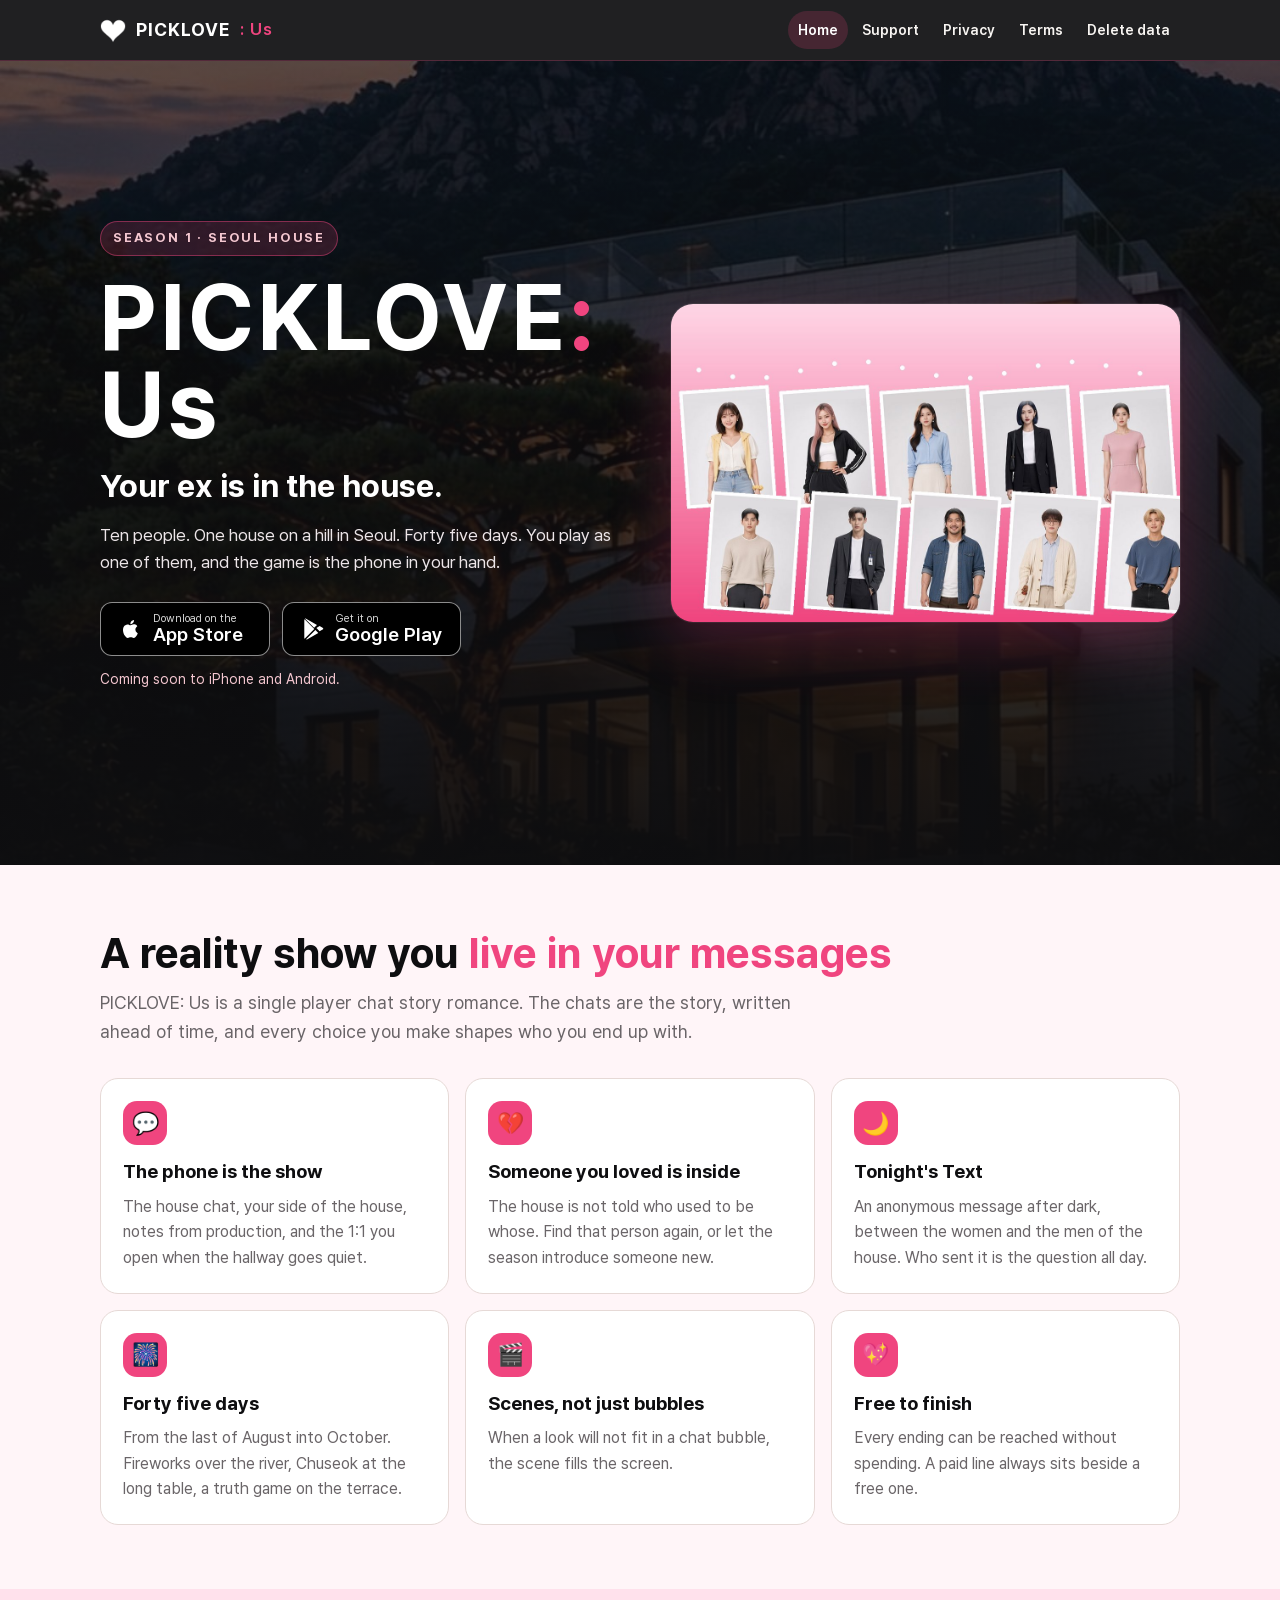
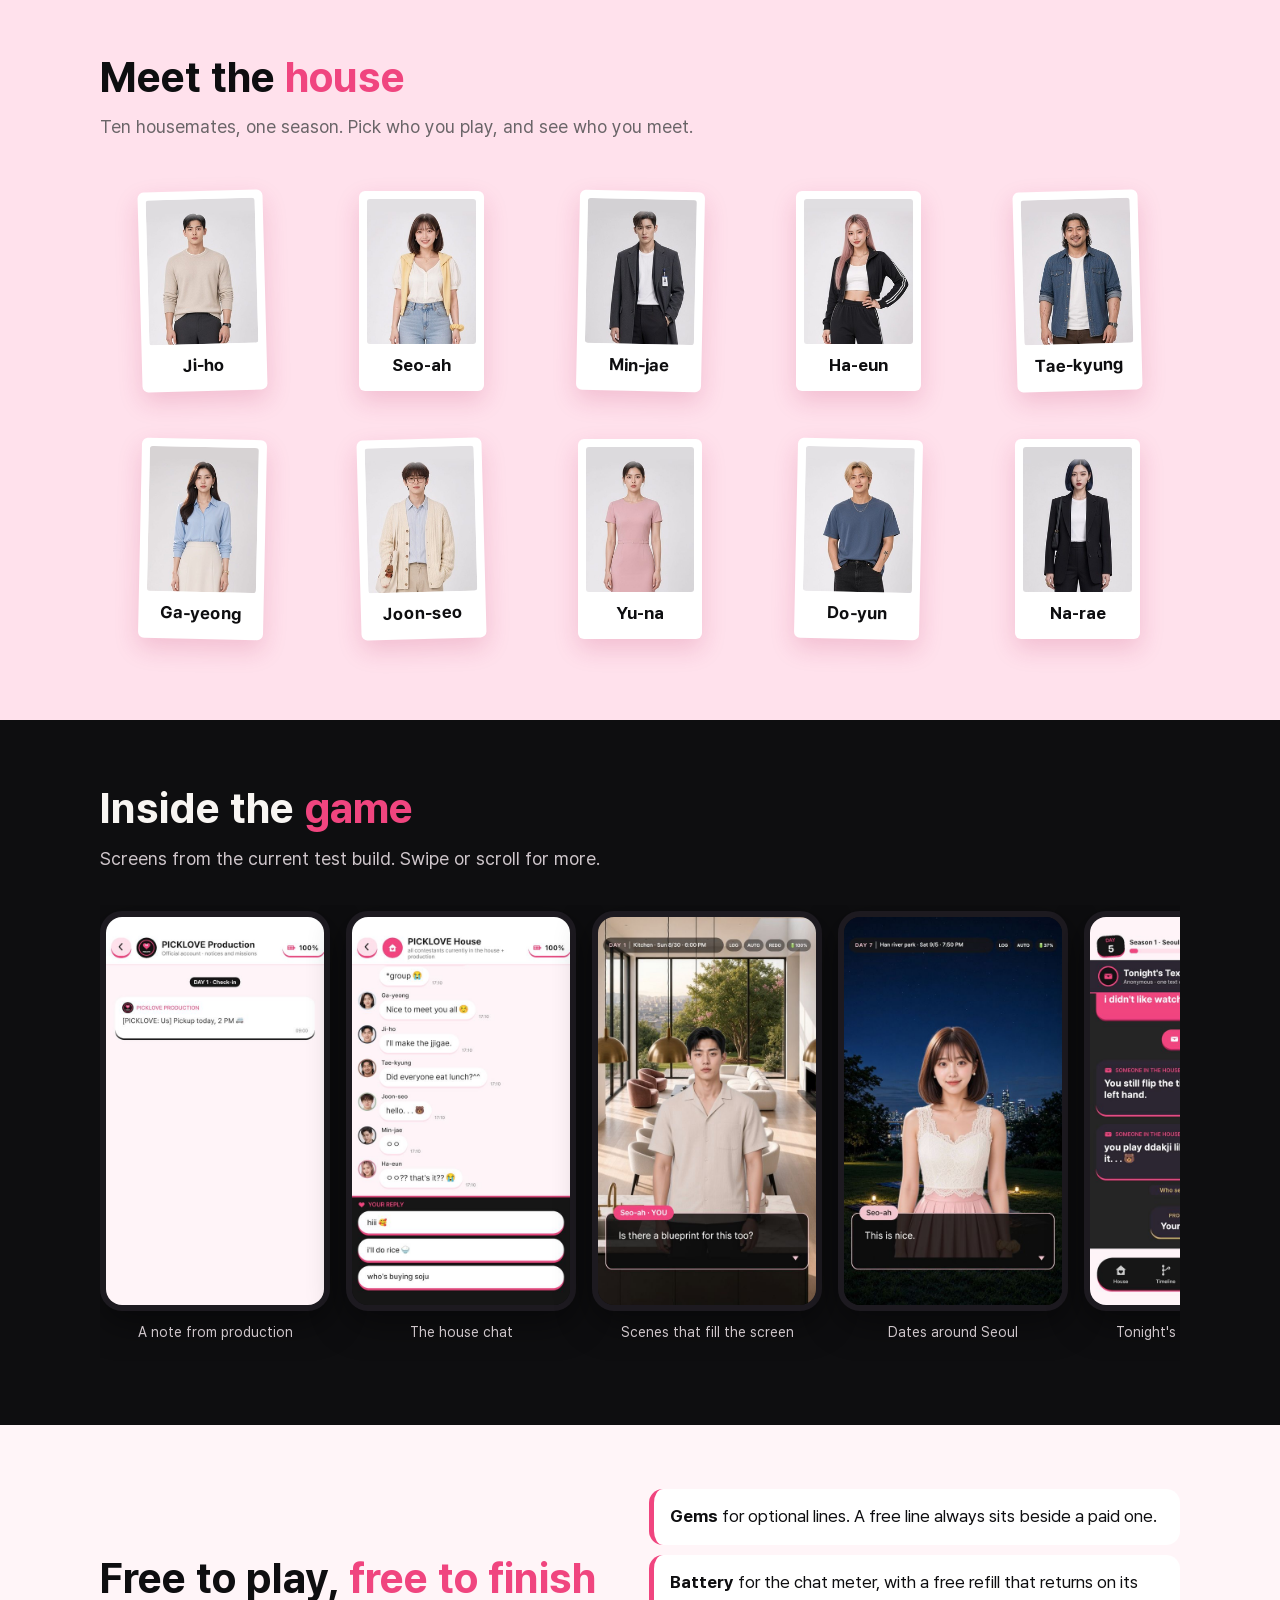
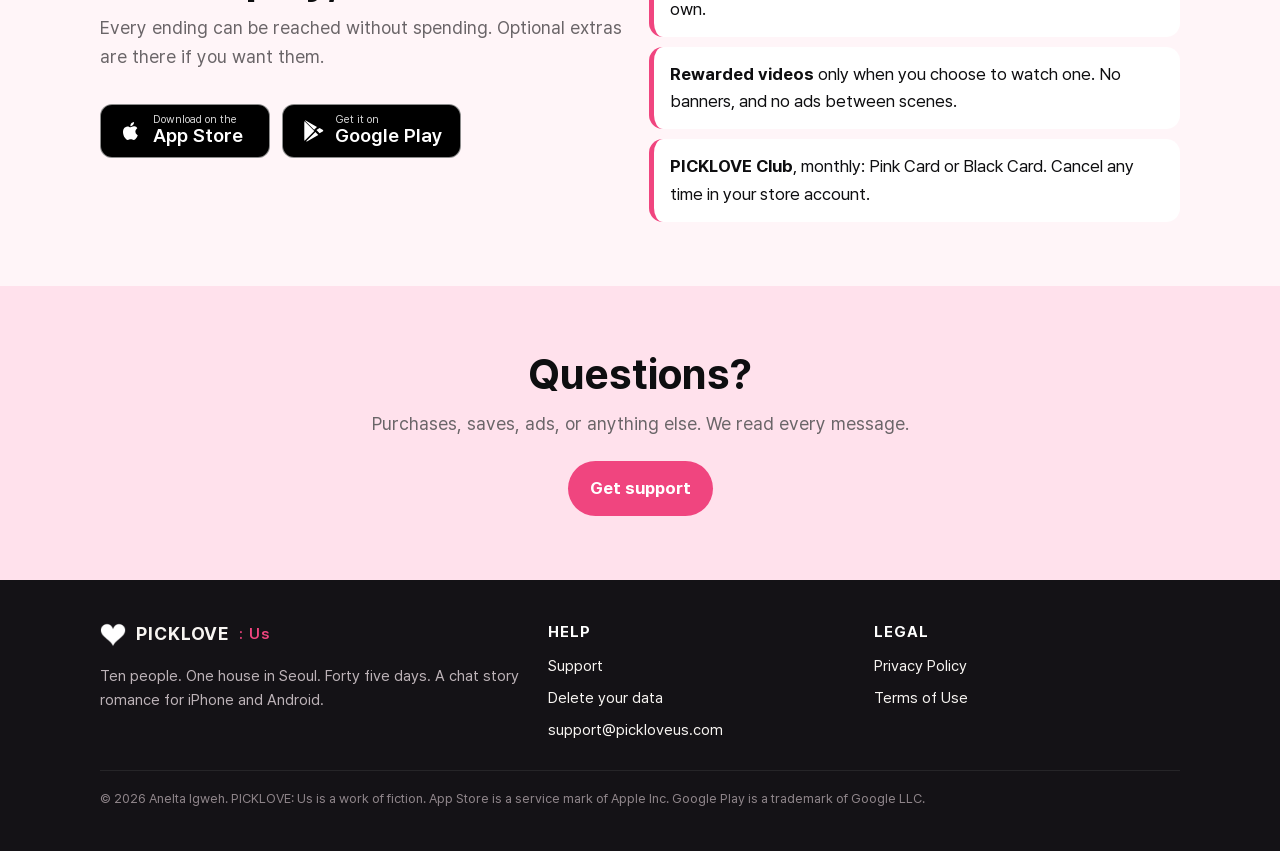
<file: index.html>
<!DOCTYPE html>
<html lang="en">
<head>
<meta charset="utf-8">
<meta name="viewport" content="width=device-width, initial-scale=1, viewport-fit=cover">
<title>PICKLOVE: Us | Your ex is in the house</title>
<meta name="description" content="PICKLOVE: Us is a chat story romance game for iPhone and Android. Ten people, one house in Seoul, forty five days, and the person you used to love is already inside.">
<meta name="theme-color" content="#0E0E10">
<link rel="canonical" href="https://pickloveus.com/">
<meta property="og:title" content="PICKLOVE: Us | Your ex is in the house">
<meta property="og:description" content="PICKLOVE: Us is a chat story romance game for iPhone and Android. Ten people, one house in Seoul, forty five days, and the person you used to love is already inside.">
<meta property="og:type" content="website">
<meta property="og:url" content="https://pickloveus.com/">
<meta property="og:image" content="https://pickloveus.com/assets/img/og_card.jpg">
<meta name="twitter:card" content="summary_large_image">
<link rel="icon" type="image/png" href="assets/img/favicon.png">
<link rel="apple-touch-icon" href="assets/img/app_icon.png">
<link rel="stylesheet" href="assets/css/site.css">
</head>
<body>
<a class="skip" href="#main">Skip to content</a>
<header class="site-head"><div class="wrap">
  <a class="brand" href=""><img src="assets/img/heart.png" alt=""><b>PICKLOVE</b><span>: Us</span></a>
  <button class="menu-btn" aria-label="Menu" aria-expanded="false" onclick="var n=document.getElementById('nav');n.classList.toggle('open');this.setAttribute('aria-expanded',n.classList.contains('open'))">&#9776;</button>
  <nav class="nav" id="nav" aria-label="Main"><a href="" aria-current="page">Home</a><a href="support/">Support</a><a href="privacy/">Privacy</a><a href="terms/">Terms</a><a href="delete/">Delete data</a></nav>
</div></header>
<main id="main">
<section class="hero"><div class="wrap">
  <div>
    <span class="eyebrow">Season 1 &middot; Seoul House</span>
    <h1 class="wordmark">PICKLOVE<em>:</em> Us</h1>
    <p class="tagline">Your ex is in the house.</p>
    <p class="pitch">Ten people. One house on a hill in Seoul. Forty five days. You play as one of them, and the game is the phone in your hand.</p>
    <div class="badges">
  <a class="badge" data-cfg-href="APP_STORE_URL" href="#app-store" aria-label="Download on the App Store"><svg viewBox="0 0 24 24" aria-hidden="true"><path d="M16.37 12.6c-.02-2.3 1.88-3.4 1.96-3.46-1.07-1.56-2.73-1.78-3.32-1.8-1.41-.14-2.76.83-3.47.83-.72 0-1.82-.81-3-.79-1.54.02-2.96.9-3.75 2.27-1.6 2.78-.41 6.89 1.15 9.14.76 1.1 1.67 2.34 2.86 2.3 1.15-.05 1.58-.74 2.97-.74 1.38 0 1.77.74 2.98.72 1.23-.02 2.01-1.12 2.76-2.23.87-1.28 1.23-2.52 1.25-2.58-.03-.01-2.4-.92-2.39-3.66zM14.1 5.86c.63-.77 1.06-1.83.94-2.9-.91.04-2.02.61-2.67 1.37-.58.68-1.1 1.77-.96 2.81 1.02.08 2.06-.52 2.69-1.28z"/></svg><span><small>Download on the</small><strong>App Store</strong></span></a>
  <a class="badge" data-cfg-href="PLAY_URL" href="#google-play" aria-label="Get it on Google Play"><svg viewBox="0 0 24 24" aria-hidden="true"><path d="M3.6 2.3c-.2.2-.3.6-.3 1v17.4c0 .4.1.8.3 1l9.7-9.7L3.6 2.3zm10.8 10.8 2.9 2.9-10.9 6.2c-.5.3-1 .3-1.3.1l9.3-9.2zm4.2-4.1 3 1.7c.9.5.9 1.3 0 1.8l-3 1.7-3.2-3.2 3.2-2zM5.1 1.7l10.9 6.2-2.9 2.9-9.3-9.2c.3-.2.8-.2 1.3.1z"/></svg><span><small>Get it on</small><strong>Google Play</strong></span></a>
</div>
    <p class="soon">Coming soon to iPhone and Android.</p>
  </div>
  <div class="cover"><img src="assets/img/season1_cover.jpg" width="1200" height="750" alt="Season 1 cover: the ten housemates pinned up as instant photos on pink"></div>
</div></section>

<section><div class="wrap">
  <h2>A reality show you <span class="pink">live in your messages</span></h2>
  <p class="lead">PICKLOVE: Us is a single player chat story romance. The chats are the story, written ahead of time, and every choice you make shapes who you end up with.</p>
  <div class="features"><div class="feature"><div class="ico">&#128172;</div><h3>The phone is the show</h3><p>The house chat, your side of the house, notes from production, and the 1:1 you open when the hallway goes quiet.</p></div><div class="feature"><div class="ico">&#128148;</div><h3>Someone you loved is inside</h3><p>The house is not told who used to be whose. Find that person again, or let the season introduce someone new.</p></div><div class="feature"><div class="ico">&#127769;</div><h3>Tonight's Text</h3><p>An anonymous message after dark, between the women and the men of the house. Who sent it is the question all day.</p></div><div class="feature"><div class="ico">&#127878;</div><h3>Forty five days</h3><p>From the last of August into October. Fireworks over the river, Chuseok at the long table, a truth game on the terrace.</p></div><div class="feature"><div class="ico">&#127916;</div><h3>Scenes, not just bubbles</h3><p>When a look will not fit in a chat bubble, the scene fills the screen.</p></div><div class="feature"><div class="ico">&#128150;</div><h3>Free to finish</h3><p>Every ending can be reached without spending. A paid line always sits beside a free one.</p></div></div>
</div></section>

<section class="sec-soft"><div class="wrap">
  <h2>Meet the <span class="pink">house</span></h2>
  <p class="lead">Ten housemates, one season. Pick who you play, and see who you meet.</p>
  <div class="cast"><figure class="card"><img src="assets/img/cast/jiho.jpg" width="420" height="560" loading="lazy" alt="Ji-ho"><figcaption>Ji-ho</figcaption></figure><figure class="card"><img src="assets/img/cast/seoah.jpg" width="420" height="560" loading="lazy" alt="Seo-ah"><figcaption>Seo-ah</figcaption></figure><figure class="card"><img src="assets/img/cast/minjae.jpg" width="420" height="560" loading="lazy" alt="Min-jae"><figcaption>Min-jae</figcaption></figure><figure class="card"><img src="assets/img/cast/haeun.jpg" width="420" height="560" loading="lazy" alt="Ha-eun"><figcaption>Ha-eun</figcaption></figure><figure class="card"><img src="assets/img/cast/taekyung.jpg" width="420" height="560" loading="lazy" alt="Tae-kyung"><figcaption>Tae-kyung</figcaption></figure><figure class="card"><img src="assets/img/cast/gayeong.jpg" width="420" height="560" loading="lazy" alt="Ga-yeong"><figcaption>Ga-yeong</figcaption></figure><figure class="card"><img src="assets/img/cast/joonseo.jpg" width="420" height="560" loading="lazy" alt="Joon-seo"><figcaption>Joon-seo</figcaption></figure><figure class="card"><img src="assets/img/cast/yuna.jpg" width="420" height="560" loading="lazy" alt="Yu-na"><figcaption>Yu-na</figcaption></figure><figure class="card"><img src="assets/img/cast/doyun.jpg" width="420" height="560" loading="lazy" alt="Do-yun"><figcaption>Do-yun</figcaption></figure><figure class="card"><img src="assets/img/cast/narae.jpg" width="420" height="560" loading="lazy" alt="Na-rae"><figcaption>Na-rae</figcaption></figure></div>
</div></section>

<section class="sec-dark"><div class="wrap">
  <h2>Inside the <span class="pink">game</span></h2>
  <p class="lead">Screens from the current test build. Swipe or scroll for more.</p>
  <div class="shots"><figure class="shot"><img src="assets/img/shots/04_production_chat.jpg" width="540" height="960" loading="lazy" alt="A note from production"><figcaption>A note from production</figcaption></figure><figure class="shot"><img src="assets/img/shots/05_group_chat_day1.jpg" width="540" height="960" loading="lazy" alt="The house chat"><figcaption>The house chat</figcaption></figure><figure class="shot"><img src="assets/img/shots/06_kitchen_scene.jpg" width="540" height="960" loading="lazy" alt="Scenes that fill the screen"><figcaption>Scenes that fill the screen</figcaption></figure><figure class="shot"><img src="assets/img/shots/16_d07_date_seoah.jpg" width="540" height="960" loading="lazy" alt="Dates around Seoul"><figcaption>Dates around Seoul</figcaption></figure><figure class="shot"><img src="assets/img/shots/09_tonights_text.jpg" width="540" height="960" loading="lazy" alt="Tonight's Text, after dark"><figcaption>Tonight's Text, after dark</figcaption></figure><figure class="shot"><img src="assets/img/shots/10_timeline.jpg" width="540" height="960" loading="lazy" alt="Every day of the season"><figcaption>Every day of the season</figcaption></figure></div>
</div></section>

<section><div class="wrap free">
  <div>
    <h2>Free to play, <span class="pink">free to finish</span></h2>
    <p class="lead">Every ending can be reached without spending. Optional extras are there if you want them.</p>
    <div class="badges">
  <a class="badge" data-cfg-href="APP_STORE_URL" href="#app-store" aria-label="Download on the App Store"><svg viewBox="0 0 24 24" aria-hidden="true"><path d="M16.37 12.6c-.02-2.3 1.88-3.4 1.96-3.46-1.07-1.56-2.73-1.78-3.32-1.8-1.41-.14-2.76.83-3.47.83-.72 0-1.82-.81-3-.79-1.54.02-2.96.9-3.75 2.27-1.6 2.78-.41 6.89 1.15 9.14.76 1.1 1.67 2.34 2.86 2.3 1.15-.05 1.58-.74 2.97-.74 1.38 0 1.77.74 2.98.72 1.23-.02 2.01-1.12 2.76-2.23.87-1.28 1.23-2.52 1.25-2.58-.03-.01-2.4-.92-2.39-3.66zM14.1 5.86c.63-.77 1.06-1.83.94-2.9-.91.04-2.02.61-2.67 1.37-.58.68-1.1 1.77-.96 2.81 1.02.08 2.06-.52 2.69-1.28z"/></svg><span><small>Download on the</small><strong>App Store</strong></span></a>
  <a class="badge" data-cfg-href="PLAY_URL" href="#google-play" aria-label="Get it on Google Play"><svg viewBox="0 0 24 24" aria-hidden="true"><path d="M3.6 2.3c-.2.2-.3.6-.3 1v17.4c0 .4.1.8.3 1l9.7-9.7L3.6 2.3zm10.8 10.8 2.9 2.9-10.9 6.2c-.5.3-1 .3-1.3.1l9.3-9.2zm4.2-4.1 3 1.7c.9.5.9 1.3 0 1.8l-3 1.7-3.2-3.2 3.2-2zM5.1 1.7l10.9 6.2-2.9 2.9-9.3-9.2c.3-.2.8-.2 1.3.1z"/></svg><span><small>Get it on</small><strong>Google Play</strong></span></a>
</div>
  </div>
  <ul class="pill-list">
    <li><b>Gems</b> for optional lines. A free line always sits beside a paid one.</li>
    <li><b>Battery</b> for the chat meter, with a free refill that returns on its own.</li>
    <li><b>Rewarded videos</b> only when you choose to watch one. No banners, and no ads between scenes.</li>
    <li><b>PICKLOVE Club</b>, monthly: Pink Card or Black Card. Cancel any time in your store account.</li>
  </ul>
</div></section>

<section class="sec-soft"><div class="wrap" style="text-align:center">
  <h2>Questions?</h2>
  <p class="lead" style="margin:0 auto 22px">Purchases, saves, ads, or anything else. We read every message.</p>
  <a class="cta" href="support/">Get support</a>
</div></section>
</main>
<footer class="site-foot"><div class="wrap">
  <div class="cols">
    <div><a class="brand" href=""><img src="assets/img/heart.png" alt=""><b>PICKLOVE</b><span>: Us</span></a>
      <p>Ten people. One house in Seoul. Forty five days. A chat story romance for iPhone and Android.</p></div>
    <div><h4>Help</h4><ul><li><a href="support/">Support</a></li><li><a href="delete/">Delete your data</a></li><li><a class="" data-cfg-mail="SUPPORT_EMAIL" href="mailto:support@pickloveus.com">support@pickloveus.com</a></li></ul></div>
    <div><h4>Legal</h4><ul><li><a href="privacy/">Privacy Policy</a></li><li><a href="terms/">Terms of Use</a></li></ul></div>
  </div>
  <p class="fine">&copy; 2026 Anelta Igweh. PICKLOVE: Us is a work of fiction. App Store is a service mark of Apple Inc. Google Play is a trademark of Google LLC.</p>
</div></footer>
<script src="assets/js/site-config.js"></script>
</body>
</html>
</file>
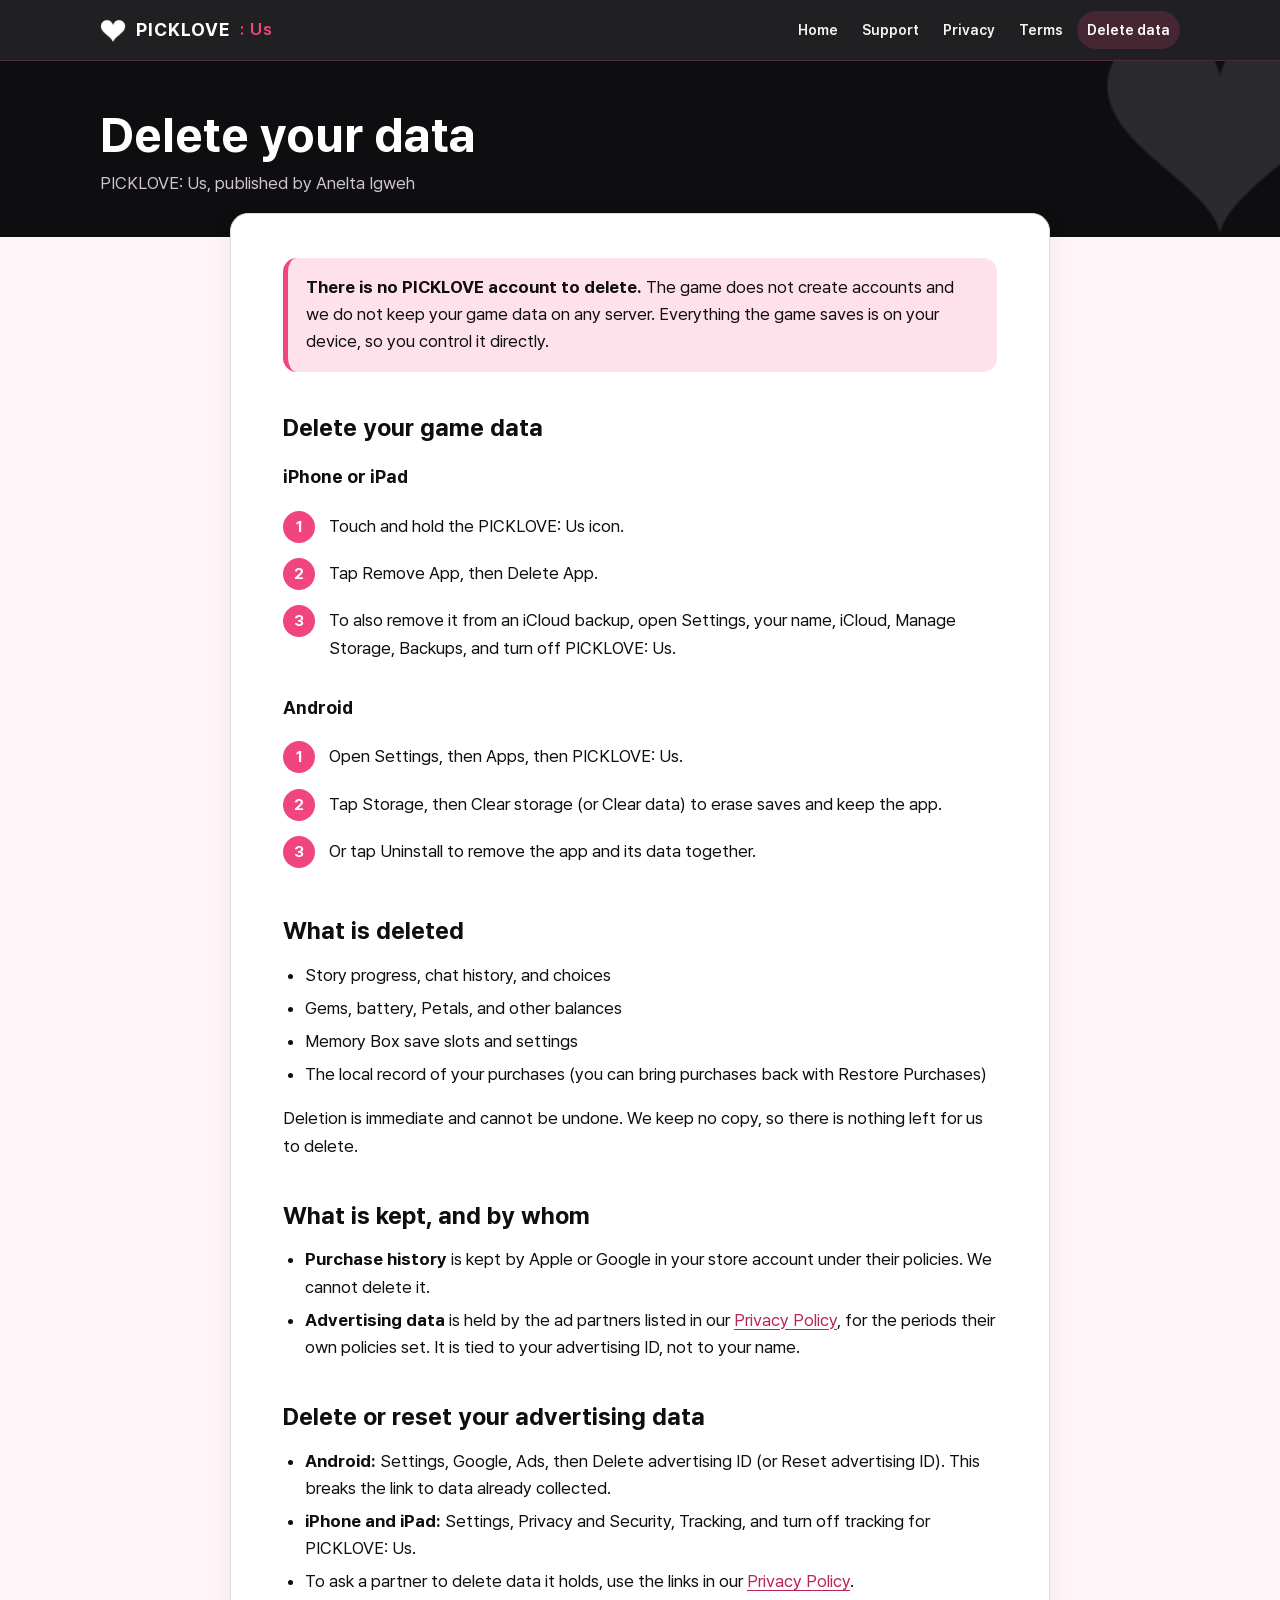
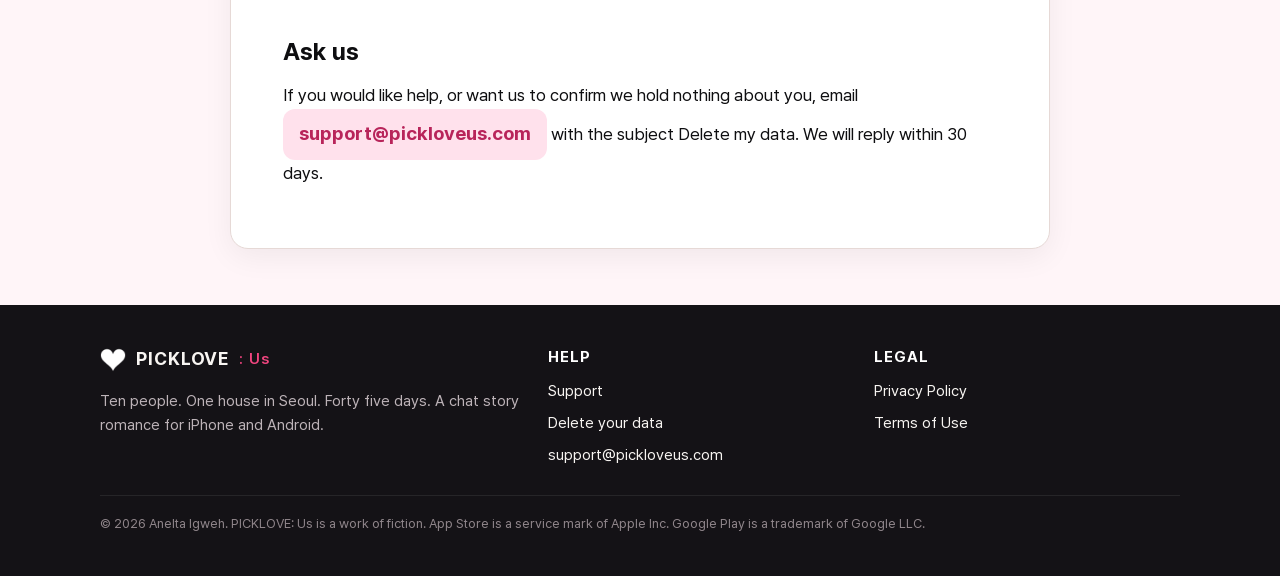
<file: delete/index.html>
<!DOCTYPE html>
<html lang="en">
<head>
<meta charset="utf-8">
<meta name="viewport" content="width=device-width, initial-scale=1, viewport-fit=cover">
<title>Delete your data | PICKLOVE: Us</title>
<meta name="description" content="How to delete your PICKLOVE: Us game data and advertising data. There is no account; saves live on your device.">
<meta name="theme-color" content="#0E0E10">
<link rel="canonical" href="https://pickloveus.com/delete/">
<meta property="og:title" content="Delete your data | PICKLOVE: Us">
<meta property="og:description" content="How to delete your PICKLOVE: Us game data and advertising data. There is no account; saves live on your device.">
<meta property="og:type" content="website">
<meta property="og:url" content="https://pickloveus.com/delete/">
<meta property="og:image" content="https://pickloveus.com/assets/img/og_card.jpg">
<meta name="twitter:card" content="summary_large_image">
<link rel="icon" type="image/png" href="../assets/img/favicon.png">
<link rel="apple-touch-icon" href="../assets/img/app_icon.png">
<link rel="stylesheet" href="../assets/css/site.css">
</head>
<body>
<a class="skip" href="#main">Skip to content</a>
<header class="site-head"><div class="wrap">
  <a class="brand" href="../"><img src="../assets/img/heart.png" alt=""><b>PICKLOVE</b><span>: Us</span></a>
  <button class="menu-btn" aria-label="Menu" aria-expanded="false" onclick="var n=document.getElementById('nav');n.classList.toggle('open');this.setAttribute('aria-expanded',n.classList.contains('open'))">&#9776;</button>
  <nav class="nav" id="nav" aria-label="Main"><a href="../">Home</a><a href="../support/">Support</a><a href="../privacy/">Privacy</a><a href="../terms/">Terms</a><a href="../delete/" aria-current="page">Delete data</a></nav>
</div></header>
<main id="main">
<div class="page-hero"><div class="wrap"><h1>Delete your data</h1><p>PICKLOVE: Us, published by Anelta Igweh</p></div></div><div class="wrap"><article class="doc">
<div class="summary"><b>There is no PICKLOVE account to delete.</b> The game does not create accounts and we do not keep your game data on any server. Everything the game saves is on your device, so you control it directly.</div>

<h2>Delete your game data</h2>
<h3>iPhone or iPad</h3>
<ol class="steps"><li>Touch and hold the PICKLOVE: Us icon.</li><li>Tap Remove App, then Delete App.</li><li>To also remove it from an iCloud backup, open Settings, your name, iCloud, Manage Storage, Backups, and turn off PICKLOVE: Us.</li></ol>
<h3>Android</h3>
<ol class="steps"><li>Open Settings, then Apps, then PICKLOVE: Us.</li><li>Tap Storage, then Clear storage (or Clear data) to erase saves and keep the app.</li><li>Or tap Uninstall to remove the app and its data together.</li></ol>

<h2>What is deleted</h2>
<ul><li>Story progress, chat history, and choices</li><li>Gems, battery, Petals, and other balances</li><li>Memory Box save slots and settings</li><li>The local record of your purchases (you can bring purchases back with Restore Purchases)</li></ul>
<p>Deletion is immediate and cannot be undone. We keep no copy, so there is nothing left for us to delete.</p>

<h2>What is kept, and by whom</h2>
<ul>
<li><b>Purchase history</b> is kept by Apple or Google in your store account under their policies. We cannot delete it.</li>
<li><b>Advertising data</b> is held by the ad partners listed in our <a href="../privacy/#ads">Privacy Policy</a>, for the periods their own policies set. It is tied to your advertising ID, not to your name.</li>
</ul>

<h2>Delete or reset your advertising data</h2>
<ul>
<li><b>Android:</b> Settings, Google, Ads, then Delete advertising ID (or Reset advertising ID). This breaks the link to data already collected.</li>
<li><b>iPhone and iPad:</b> Settings, Privacy and Security, Tracking, and turn off tracking for PICKLOVE: Us.</li>
<li>To ask a partner to delete data it holds, use the links in our <a href="../privacy/#ads">Privacy Policy</a>.</li>
</ul>

<h2>Ask us</h2>
<p>If you would like help, or want us to confirm we hold nothing about you, email <a class="mail" data-cfg-mail="SUPPORT_EMAIL" href="mailto:support@pickloveus.com">support@pickloveus.com</a> with the subject Delete my data. We will reply within 30 days.</p>
</article></div>
</main>
<footer class="site-foot"><div class="wrap">
  <div class="cols">
    <div><a class="brand" href="../"><img src="../assets/img/heart.png" alt=""><b>PICKLOVE</b><span>: Us</span></a>
      <p>Ten people. One house in Seoul. Forty five days. A chat story romance for iPhone and Android.</p></div>
    <div><h4>Help</h4><ul><li><a href="../support/">Support</a></li><li><a href="../delete/">Delete your data</a></li><li><a class="" data-cfg-mail="SUPPORT_EMAIL" href="mailto:support@pickloveus.com">support@pickloveus.com</a></li></ul></div>
    <div><h4>Legal</h4><ul><li><a href="../privacy/">Privacy Policy</a></li><li><a href="../terms/">Terms of Use</a></li></ul></div>
  </div>
  <p class="fine">&copy; 2026 Anelta Igweh. PICKLOVE: Us is a work of fiction. App Store is a service mark of Apple Inc. Google Play is a trademark of Google LLC.</p>
</div></footer>
<script src="../assets/js/site-config.js"></script>
</body>
</html>
</file>
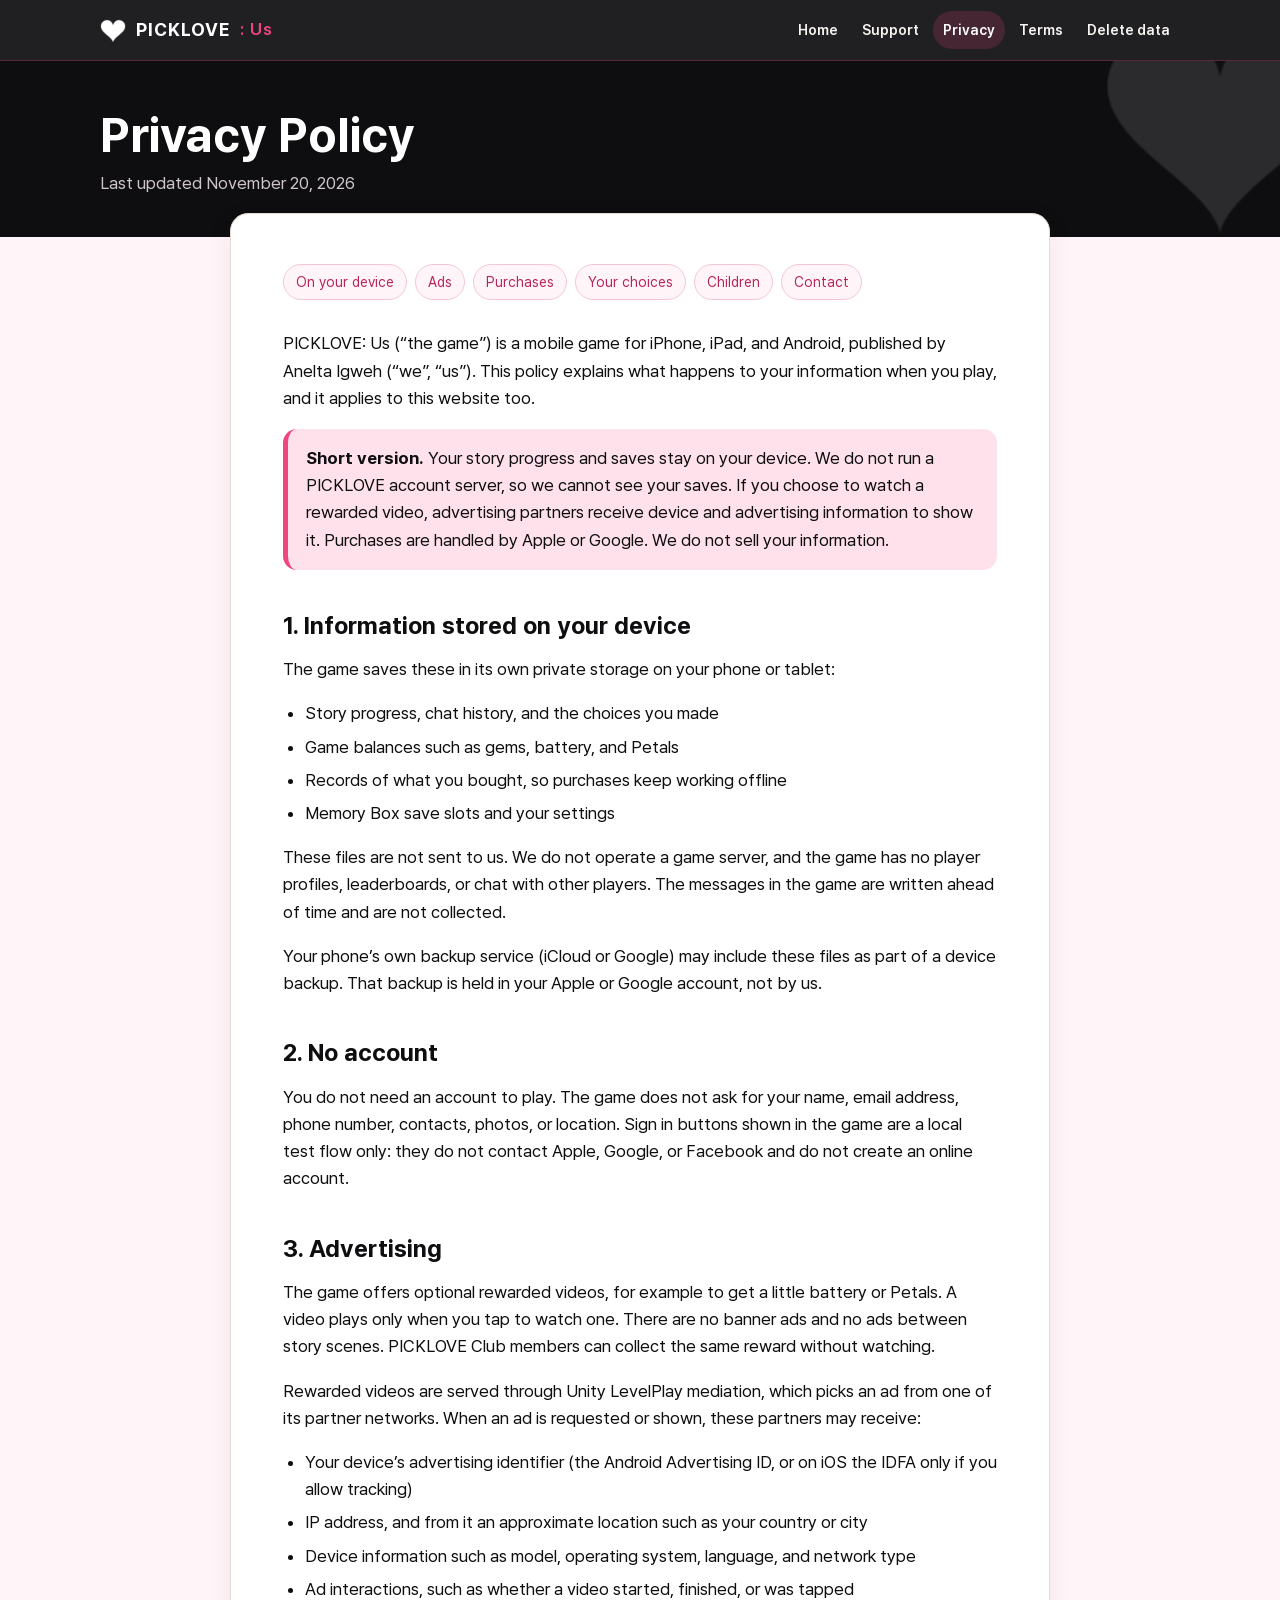
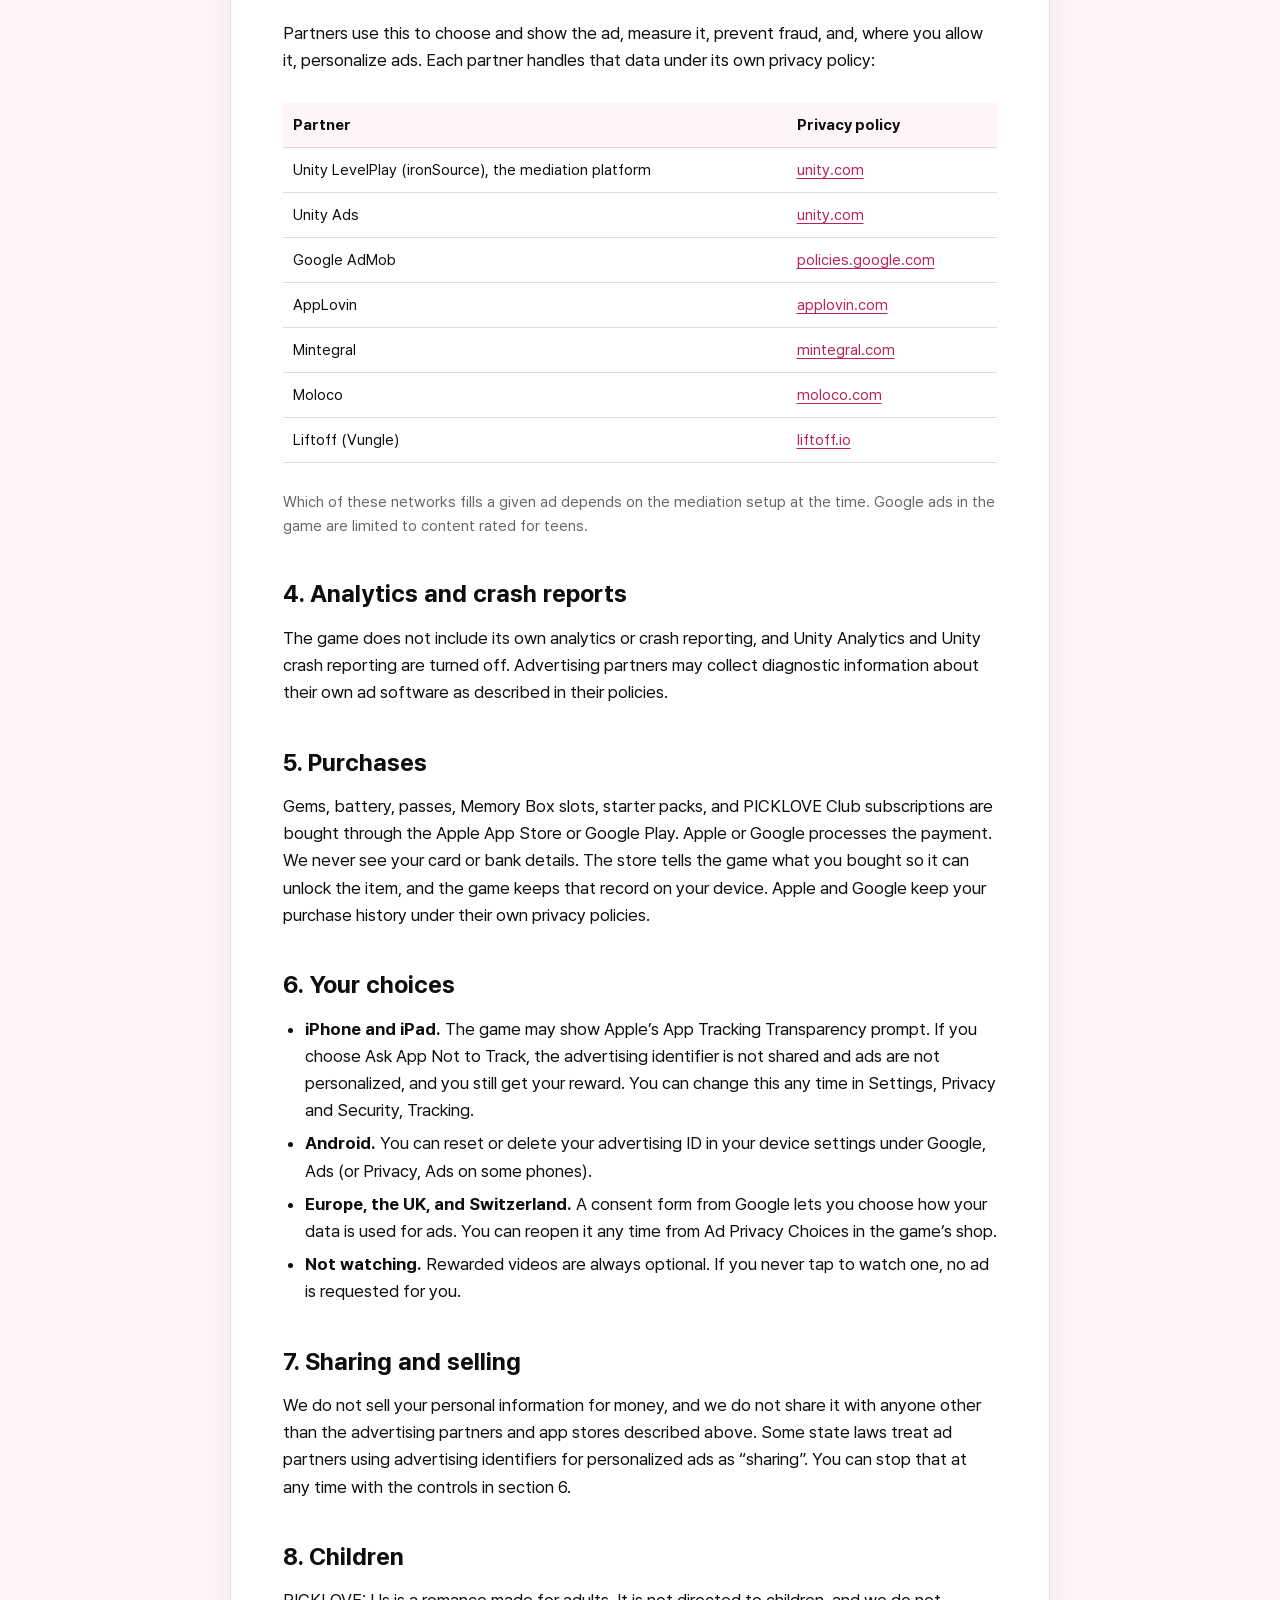
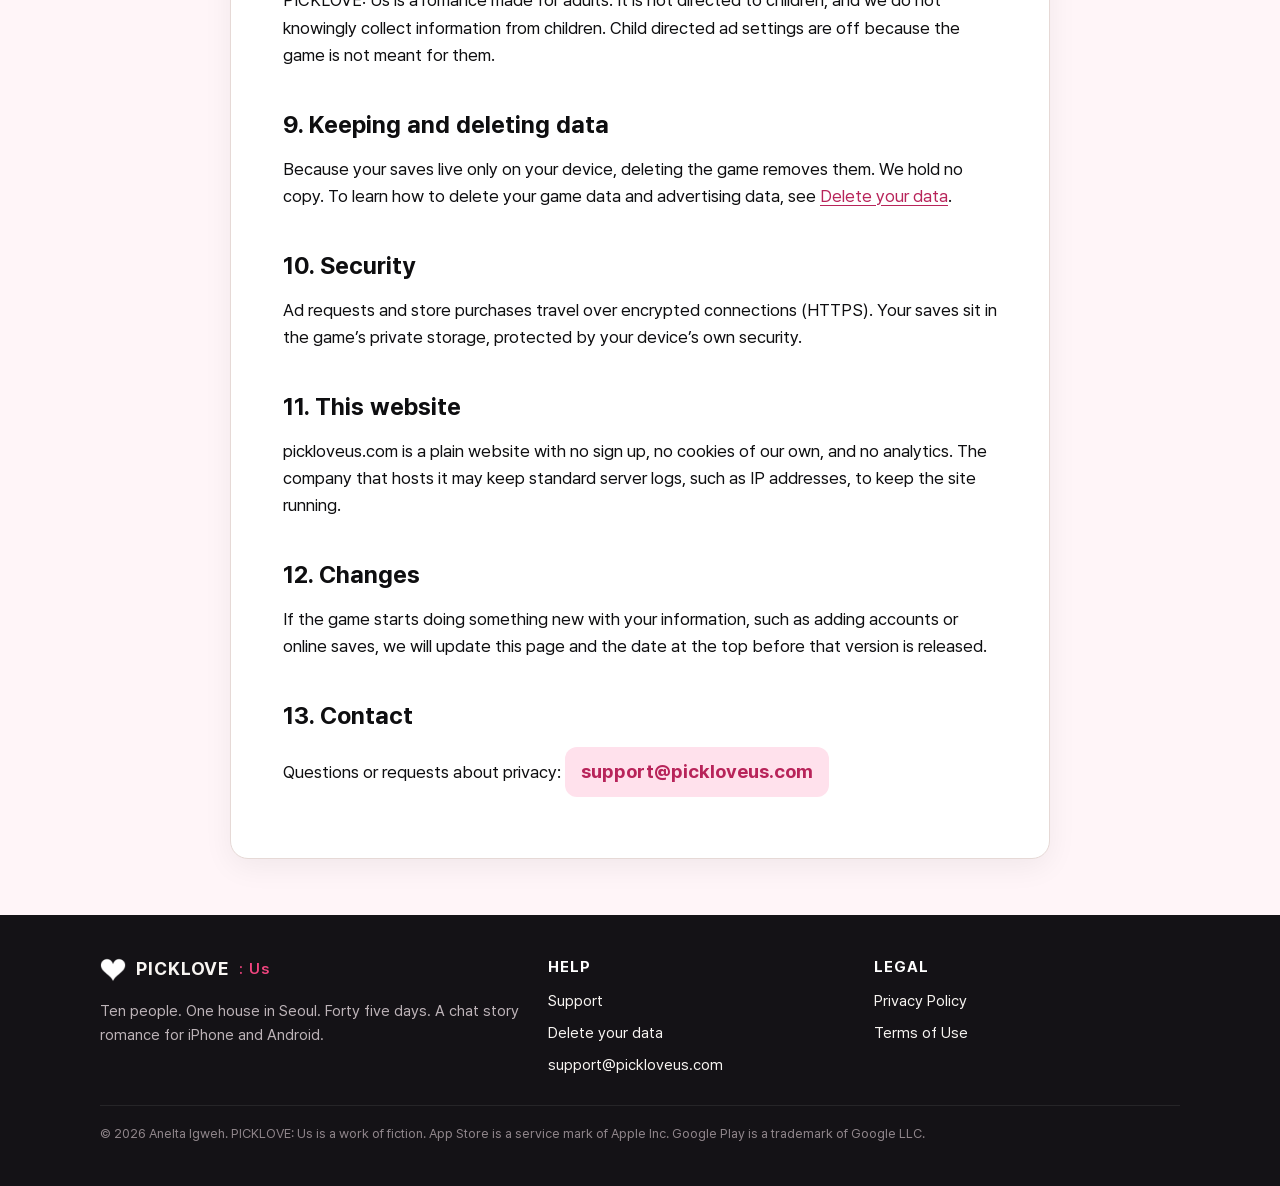
<file: privacy/index.html>
<!DOCTYPE html>
<html lang="en">
<head>
<meta charset="utf-8">
<meta name="viewport" content="width=device-width, initial-scale=1, viewport-fit=cover">
<title>Privacy Policy | PICKLOVE: Us</title>
<meta name="description" content="How PICKLOVE: Us handles your information: saves stay on your device, optional rewarded ads, and purchases through Apple or Google.">
<meta name="theme-color" content="#0E0E10">
<link rel="canonical" href="https://pickloveus.com/privacy/">
<meta property="og:title" content="Privacy Policy | PICKLOVE: Us">
<meta property="og:description" content="How PICKLOVE: Us handles your information: saves stay on your device, optional rewarded ads, and purchases through Apple or Google.">
<meta property="og:type" content="website">
<meta property="og:url" content="https://pickloveus.com/privacy/">
<meta property="og:image" content="https://pickloveus.com/assets/img/og_card.jpg">
<meta name="twitter:card" content="summary_large_image">
<link rel="icon" type="image/png" href="../assets/img/favicon.png">
<link rel="apple-touch-icon" href="../assets/img/app_icon.png">
<link rel="stylesheet" href="../assets/css/site.css">
</head>
<body>
<a class="skip" href="#main">Skip to content</a>
<header class="site-head"><div class="wrap">
  <a class="brand" href="../"><img src="../assets/img/heart.png" alt=""><b>PICKLOVE</b><span>: Us</span></a>
  <button class="menu-btn" aria-label="Menu" aria-expanded="false" onclick="var n=document.getElementById('nav');n.classList.toggle('open');this.setAttribute('aria-expanded',n.classList.contains('open'))">&#9776;</button>
  <nav class="nav" id="nav" aria-label="Main"><a href="../">Home</a><a href="../support/">Support</a><a href="../privacy/" aria-current="page">Privacy</a><a href="../terms/">Terms</a><a href="../delete/">Delete data</a></nav>
</div></header>
<main id="main">
<div class="page-hero"><div class="wrap"><h1>Privacy Policy</h1><p>Last updated November 20, 2026</p></div></div><div class="wrap"><article class="doc">
<ul class="toc"><li><a href="#device">On your device</a></li><li><a href="#ads">Ads</a></li><li><a href="#purchases">Purchases</a></li><li><a href="#choices">Your choices</a></li><li><a href="#children">Children</a></li><li><a href="#contact">Contact</a></li></ul>
<p>PICKLOVE: Us (&ldquo;the game&rdquo;) is a mobile game for iPhone, iPad, and Android, published by Anelta Igweh (&ldquo;we&rdquo;, &ldquo;us&rdquo;). This policy explains what happens to your information when you play, and it applies to this website too.</p>
<div class="summary"><b>Short version.</b> Your story progress and saves stay on your device. We do not run a PICKLOVE account server, so we cannot see your saves. If you choose to watch a rewarded video, advertising partners receive device and advertising information to show it. Purchases are handled by Apple or Google. We do not sell your information.</div>

<h2 id="device">1. Information stored on your device</h2>
<p>The game saves these in its own private storage on your phone or tablet:</p>
<ul>
<li>Story progress, chat history, and the choices you made</li>
<li>Game balances such as gems, battery, and Petals</li>
<li>Records of what you bought, so purchases keep working offline</li>
<li>Memory Box save slots and your settings</li>
</ul>
<p>These files are not sent to us. We do not operate a game server, and the game has no player profiles, leaderboards, or chat with other players. The messages in the game are written ahead of time and are not collected.</p>
<p>Your phone&rsquo;s own backup service (iCloud or Google) may include these files as part of a device backup. That backup is held in your Apple or Google account, not by us.</p>

<h2>2. No account</h2>
<p>You do not need an account to play. The game does not ask for your name, email address, phone number, contacts, photos, or location. Sign in buttons shown in the game are a local test flow only: they do not contact Apple, Google, or Facebook and do not create an online account.</p>

<h2 id="ads">3. Advertising</h2>
<p>The game offers optional rewarded videos, for example to get a little battery or Petals. A video plays only when you tap to watch one. There are no banner ads and no ads between story scenes. PICKLOVE Club members can collect the same reward without watching.</p>
<p>Rewarded videos are served through Unity LevelPlay mediation, which picks an ad from one of its partner networks. When an ad is requested or shown, these partners may receive:</p>
<ul>
<li>Your device&rsquo;s advertising identifier (the Android Advertising ID, or on iOS the IDFA only if you allow tracking)</li>
<li>IP address, and from it an approximate location such as your country or city</li>
<li>Device information such as model, operating system, language, and network type</li>
<li>Ad interactions, such as whether a video started, finished, or was tapped</li>
</ul>
<p>Partners use this to choose and show the ad, measure it, prevent fraud, and, where you allow it, personalize ads. Each partner handles that data under its own privacy policy:</p>
<div class="table-scroll"><table><tr><th>Partner</th><th>Privacy policy</th></tr>
<tr><td>Unity LevelPlay (ironSource), the mediation platform</td><td><a href="https://unity.com/legal/game-player-and-app-user-privacy-policy" rel="noopener">unity.com</a></td></tr><tr><td>Unity Ads</td><td><a href="https://unity.com/legal/game-player-and-app-user-privacy-policy" rel="noopener">unity.com</a></td></tr><tr><td>Google AdMob</td><td><a href="https://policies.google.com/technologies/ads" rel="noopener">policies.google.com</a></td></tr><tr><td>AppLovin</td><td><a href="https://www.applovin.com/privacy/" rel="noopener">applovin.com</a></td></tr><tr><td>Mintegral</td><td><a href="https://www.mintegral.com/en/privacy" rel="noopener">mintegral.com</a></td></tr><tr><td>Moloco</td><td><a href="https://www.moloco.com/privacy-policy" rel="noopener">moloco.com</a></td></tr><tr><td>Liftoff (Vungle)</td><td><a href="https://liftoff.io/privacy-policy/" rel="noopener">liftoff.io</a></td></tr>
</table></div>
<p class="note">Which of these networks fills a given ad depends on the mediation setup at the time. Google ads in the game are limited to content rated for teens.</p>

<h2>4. Analytics and crash reports</h2>
<p>The game does not include its own analytics or crash reporting, and Unity Analytics and Unity crash reporting are turned off. Advertising partners may collect diagnostic information about their own ad software as described in their policies.</p>

<h2 id="purchases">5. Purchases</h2>
<p>Gems, battery, passes, Memory Box slots, starter packs, and PICKLOVE Club subscriptions are bought through the Apple App Store or Google Play. Apple or Google processes the payment. We never see your card or bank details. The store tells the game what you bought so it can unlock the item, and the game keeps that record on your device. Apple and Google keep your purchase history under their own privacy policies.</p>

<h2 id="choices">6. Your choices</h2>
<ul>
<li><b>iPhone and iPad.</b> The game may show Apple&rsquo;s App Tracking Transparency prompt. If you choose Ask App Not to Track, the advertising identifier is not shared and ads are not personalized, and you still get your reward. You can change this any time in Settings, Privacy and Security, Tracking.</li>
<li><b>Android.</b> You can reset or delete your advertising ID in your device settings under Google, Ads (or Privacy, Ads on some phones).</li>
<li><b>Europe, the UK, and Switzerland.</b> A consent form from Google lets you choose how your data is used for ads. You can reopen it any time from Ad Privacy Choices in the game&rsquo;s shop.</li>
<li><b>Not watching.</b> Rewarded videos are always optional. If you never tap to watch one, no ad is requested for you.</li>
</ul>

<h2>7. Sharing and selling</h2>
<p>We do not sell your personal information for money, and we do not share it with anyone other than the advertising partners and app stores described above. Some state laws treat ad partners using advertising identifiers for personalized ads as &ldquo;sharing&rdquo;. You can stop that at any time with the controls in section 6.</p>

<h2 id="children">8. Children</h2>
<p>PICKLOVE: Us is a romance made for adults. It is not directed to children, and we do not knowingly collect information from children. Child directed ad settings are off because the game is not meant for them.</p>

<h2>9. Keeping and deleting data</h2>
<p>Because your saves live only on your device, deleting the game removes them. We hold no copy. To learn how to delete your game data and advertising data, see <a href="../delete/">Delete your data</a>.</p>

<h2>10. Security</h2>
<p>Ad requests and store purchases travel over encrypted connections (HTTPS). Your saves sit in the game&rsquo;s private storage, protected by your device&rsquo;s own security.</p>

<h2>11. This website</h2>
<p>pickloveus.com is a plain website with no sign up, no cookies of our own, and no analytics. The company that hosts it may keep standard server logs, such as IP addresses, to keep the site running.</p>

<h2>12. Changes</h2>
<p>If the game starts doing something new with your information, such as adding accounts or online saves, we will update this page and the date at the top before that version is released.</p>

<h2 id="contact">13. Contact</h2>
<p>Questions or requests about privacy: <a class="mail" data-cfg-mail="SUPPORT_EMAIL" href="mailto:support@pickloveus.com">support@pickloveus.com</a></p>
</article></div>
</main>
<footer class="site-foot"><div class="wrap">
  <div class="cols">
    <div><a class="brand" href="../"><img src="../assets/img/heart.png" alt=""><b>PICKLOVE</b><span>: Us</span></a>
      <p>Ten people. One house in Seoul. Forty five days. A chat story romance for iPhone and Android.</p></div>
    <div><h4>Help</h4><ul><li><a href="../support/">Support</a></li><li><a href="../delete/">Delete your data</a></li><li><a class="" data-cfg-mail="SUPPORT_EMAIL" href="mailto:support@pickloveus.com">support@pickloveus.com</a></li></ul></div>
    <div><h4>Legal</h4><ul><li><a href="../privacy/">Privacy Policy</a></li><li><a href="../terms/">Terms of Use</a></li></ul></div>
  </div>
  <p class="fine">&copy; 2026 Anelta Igweh. PICKLOVE: Us is a work of fiction. App Store is a service mark of Apple Inc. Google Play is a trademark of Google LLC.</p>
</div></footer>
<script src="../assets/js/site-config.js"></script>
</body>
</html>
</file>
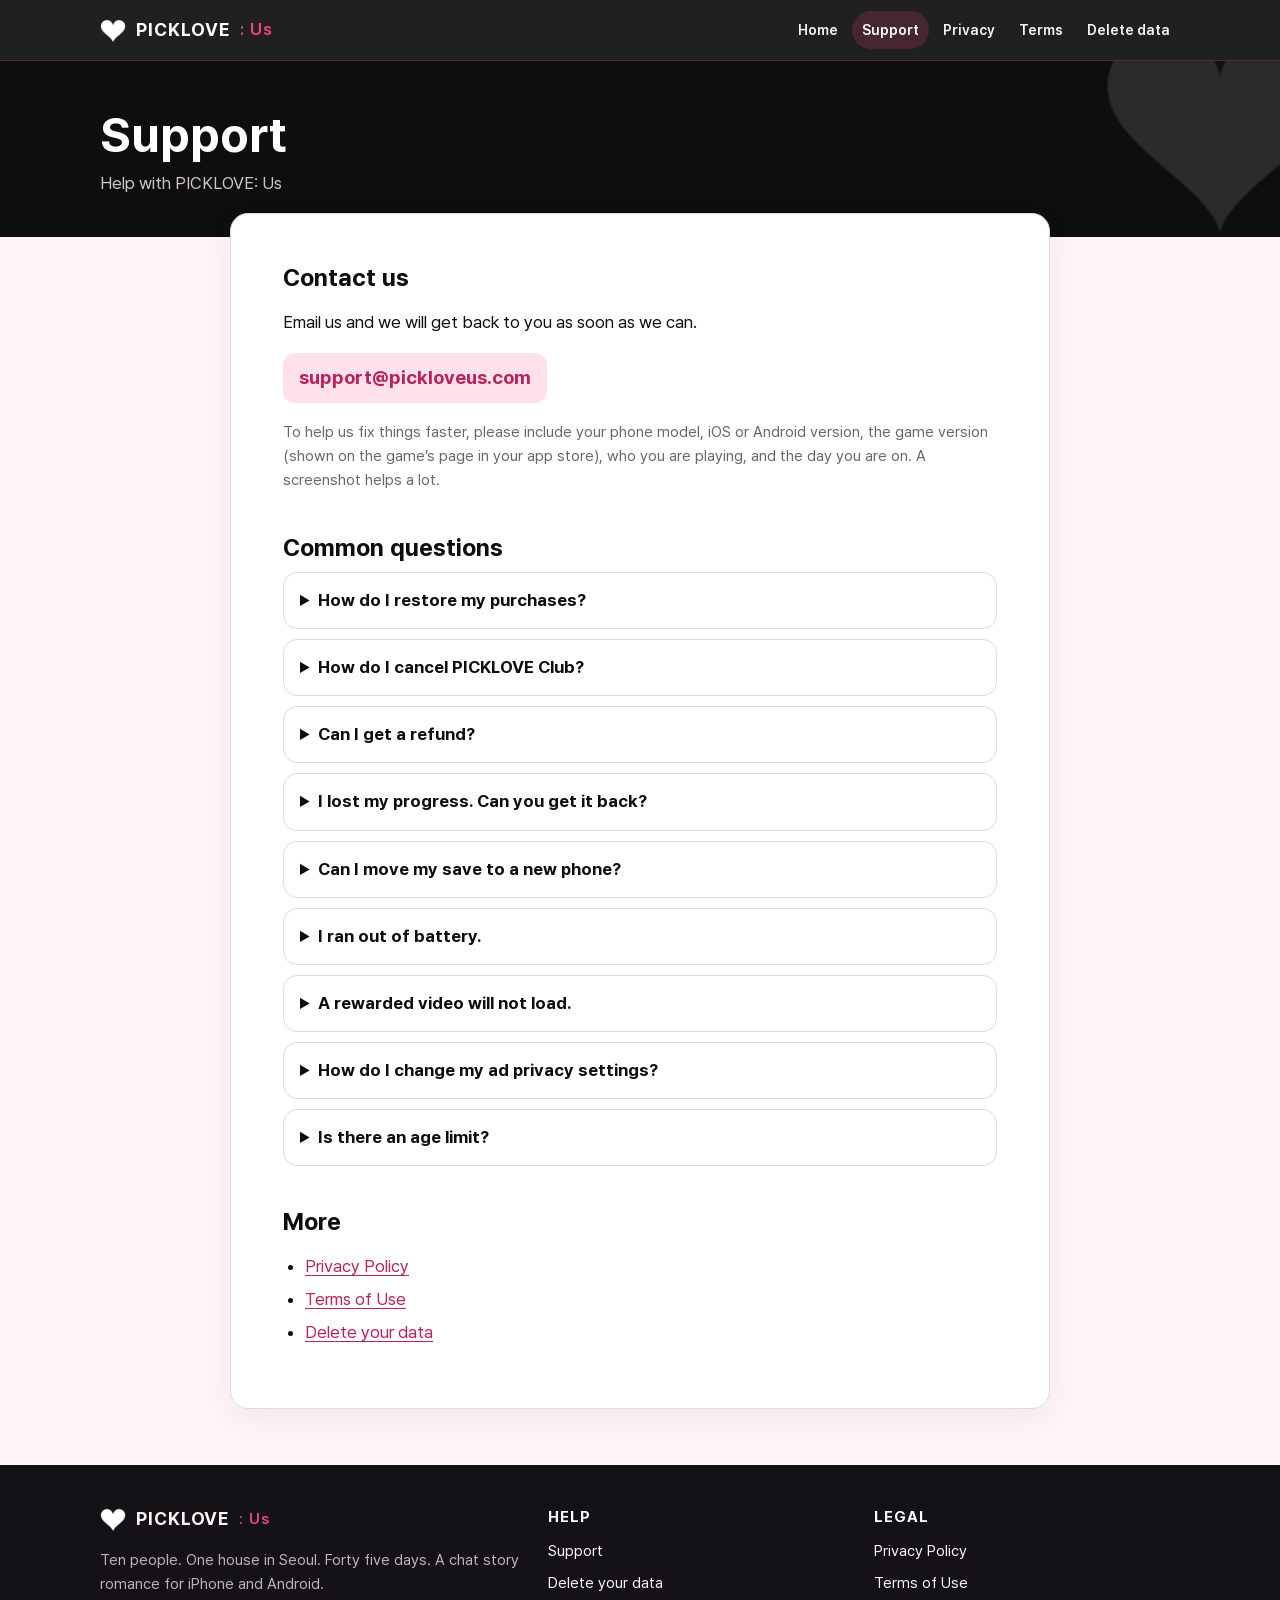
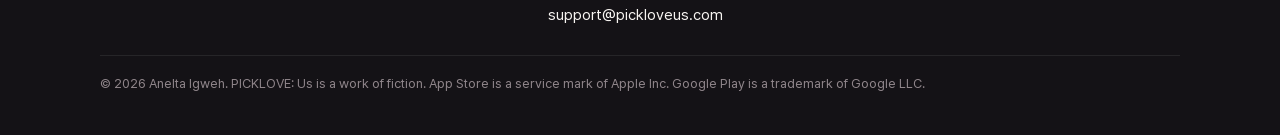
<file: support/index.html>
<!DOCTYPE html>
<html lang="en">
<head>
<meta charset="utf-8">
<meta name="viewport" content="width=device-width, initial-scale=1, viewport-fit=cover">
<title>Support | PICKLOVE: Us</title>
<meta name="description" content="Get help with PICKLOVE: Us: purchases, PICKLOVE Club, saves, ads, and contact details.">
<meta name="theme-color" content="#0E0E10">
<link rel="canonical" href="https://pickloveus.com/support/">
<meta property="og:title" content="Support | PICKLOVE: Us">
<meta property="og:description" content="Get help with PICKLOVE: Us: purchases, PICKLOVE Club, saves, ads, and contact details.">
<meta property="og:type" content="website">
<meta property="og:url" content="https://pickloveus.com/support/">
<meta property="og:image" content="https://pickloveus.com/assets/img/og_card.jpg">
<meta name="twitter:card" content="summary_large_image">
<link rel="icon" type="image/png" href="../assets/img/favicon.png">
<link rel="apple-touch-icon" href="../assets/img/app_icon.png">
<link rel="stylesheet" href="../assets/css/site.css">
</head>
<body>
<a class="skip" href="#main">Skip to content</a>
<header class="site-head"><div class="wrap">
  <a class="brand" href="../"><img src="../assets/img/heart.png" alt=""><b>PICKLOVE</b><span>: Us</span></a>
  <button class="menu-btn" aria-label="Menu" aria-expanded="false" onclick="var n=document.getElementById('nav');n.classList.toggle('open');this.setAttribute('aria-expanded',n.classList.contains('open'))">&#9776;</button>
  <nav class="nav" id="nav" aria-label="Main"><a href="../">Home</a><a href="../support/" aria-current="page">Support</a><a href="../privacy/">Privacy</a><a href="../terms/">Terms</a><a href="../delete/">Delete data</a></nav>
</div></header>
<main id="main">
<div class="page-hero"><div class="wrap"><h1>Support</h1><p>Help with PICKLOVE: Us</p></div></div><div class="wrap"><article class="doc">
<h2>Contact us</h2>
<p>Email us and we will get back to you as soon as we can.</p>
<p><a class="mail" data-cfg-mail="SUPPORT_EMAIL" href="mailto:support@pickloveus.com">support@pickloveus.com</a></p>
<p class="note">To help us fix things faster, please include your phone model, iOS or Android version, the game version (shown on the game&rsquo;s page in your app store), who you are playing, and the day you are on. A screenshot helps a lot.</p>
<h2>Common questions</h2>
<details><summary>How do I restore my purchases?</summary><p>Open the Club screen in the shop and tap Restore Purchases. Use the same Apple ID or Google account you bought with. Gems and battery that were already used cannot be restored, but passes, Memory Box slots, starter packs, and Club come back.</p></details><details><summary>How do I cancel PICKLOVE Club?</summary><p>On iPhone or iPad, go to <a href="https://apps.apple.com/account/subscriptions" rel="noopener">your Apple subscriptions</a>. On Android, go to <a href="https://play.google.com/store/account/subscriptions" rel="noopener">Google Play subscriptions</a>. You can also tap Manage Subscription on the Club screen. Cancel at least 24 hours before your renewal date.</p></details><details><summary>Can I get a refund?</summary><p>Refunds are handled by the store. Apple: <a href="https://reportaproblem.apple.com" rel="noopener">reportaproblem.apple.com</a>. Google Play: <a href="https://play.google.com/store/account/orderhistory" rel="noopener">order history</a>, then Request a refund.</p></details><details><summary>I lost my progress. Can you get it back?</summary><p>Your saves live only on your device, and we do not keep a copy, so we cannot recover them. Deleting the game or clearing its storage removes your progress. A full device backup through iCloud or Google may bring it back when you restore that backup.</p></details><details><summary>Can I move my save to a new phone?</summary><p>Not directly yet. There is no online account. Purchases can be restored on the new phone with Restore Purchases.</p></details><details><summary>I ran out of battery.</summary><p>Battery refills on its own over time. You can also watch an optional rewarded video, use a pass, or buy a Full Charge. Day 1 does not use battery.</p></details><details><summary>A rewarded video will not load.</summary><p>Check your internet connection and try again in a minute. Videos depend on what ads are available in your area, so sometimes none are ready. Daily limits also apply.</p></details><details><summary>How do I change my ad privacy settings?</summary><p>In Europe, the UK, and Switzerland, tap Ad Privacy Choices in the shop. On iPhone, open Settings, Privacy and Security, Tracking. On Android, open your device settings, Google, Ads.</p></details><details><summary>Is there an age limit?</summary><p>PICKLOVE: Us is a romance made for adults. It has flirting, jealousy, drinking games, and one kiss, and no explicit content.</p></details>
<h2>More</h2>
<ul><li><a href="../privacy/">Privacy Policy</a></li><li><a href="../terms/">Terms of Use</a></li><li><a href="../delete/">Delete your data</a></li></ul>
</article></div>
</main>
<footer class="site-foot"><div class="wrap">
  <div class="cols">
    <div><a class="brand" href="../"><img src="../assets/img/heart.png" alt=""><b>PICKLOVE</b><span>: Us</span></a>
      <p>Ten people. One house in Seoul. Forty five days. A chat story romance for iPhone and Android.</p></div>
    <div><h4>Help</h4><ul><li><a href="../support/">Support</a></li><li><a href="../delete/">Delete your data</a></li><li><a class="" data-cfg-mail="SUPPORT_EMAIL" href="mailto:support@pickloveus.com">support@pickloveus.com</a></li></ul></div>
    <div><h4>Legal</h4><ul><li><a href="../privacy/">Privacy Policy</a></li><li><a href="../terms/">Terms of Use</a></li></ul></div>
  </div>
  <p class="fine">&copy; 2026 Anelta Igweh. PICKLOVE: Us is a work of fiction. App Store is a service mark of Apple Inc. Google Play is a trademark of Google LLC.</p>
</div></footer>
<script src="../assets/js/site-config.js"></script>
</body>
</html>
</file>
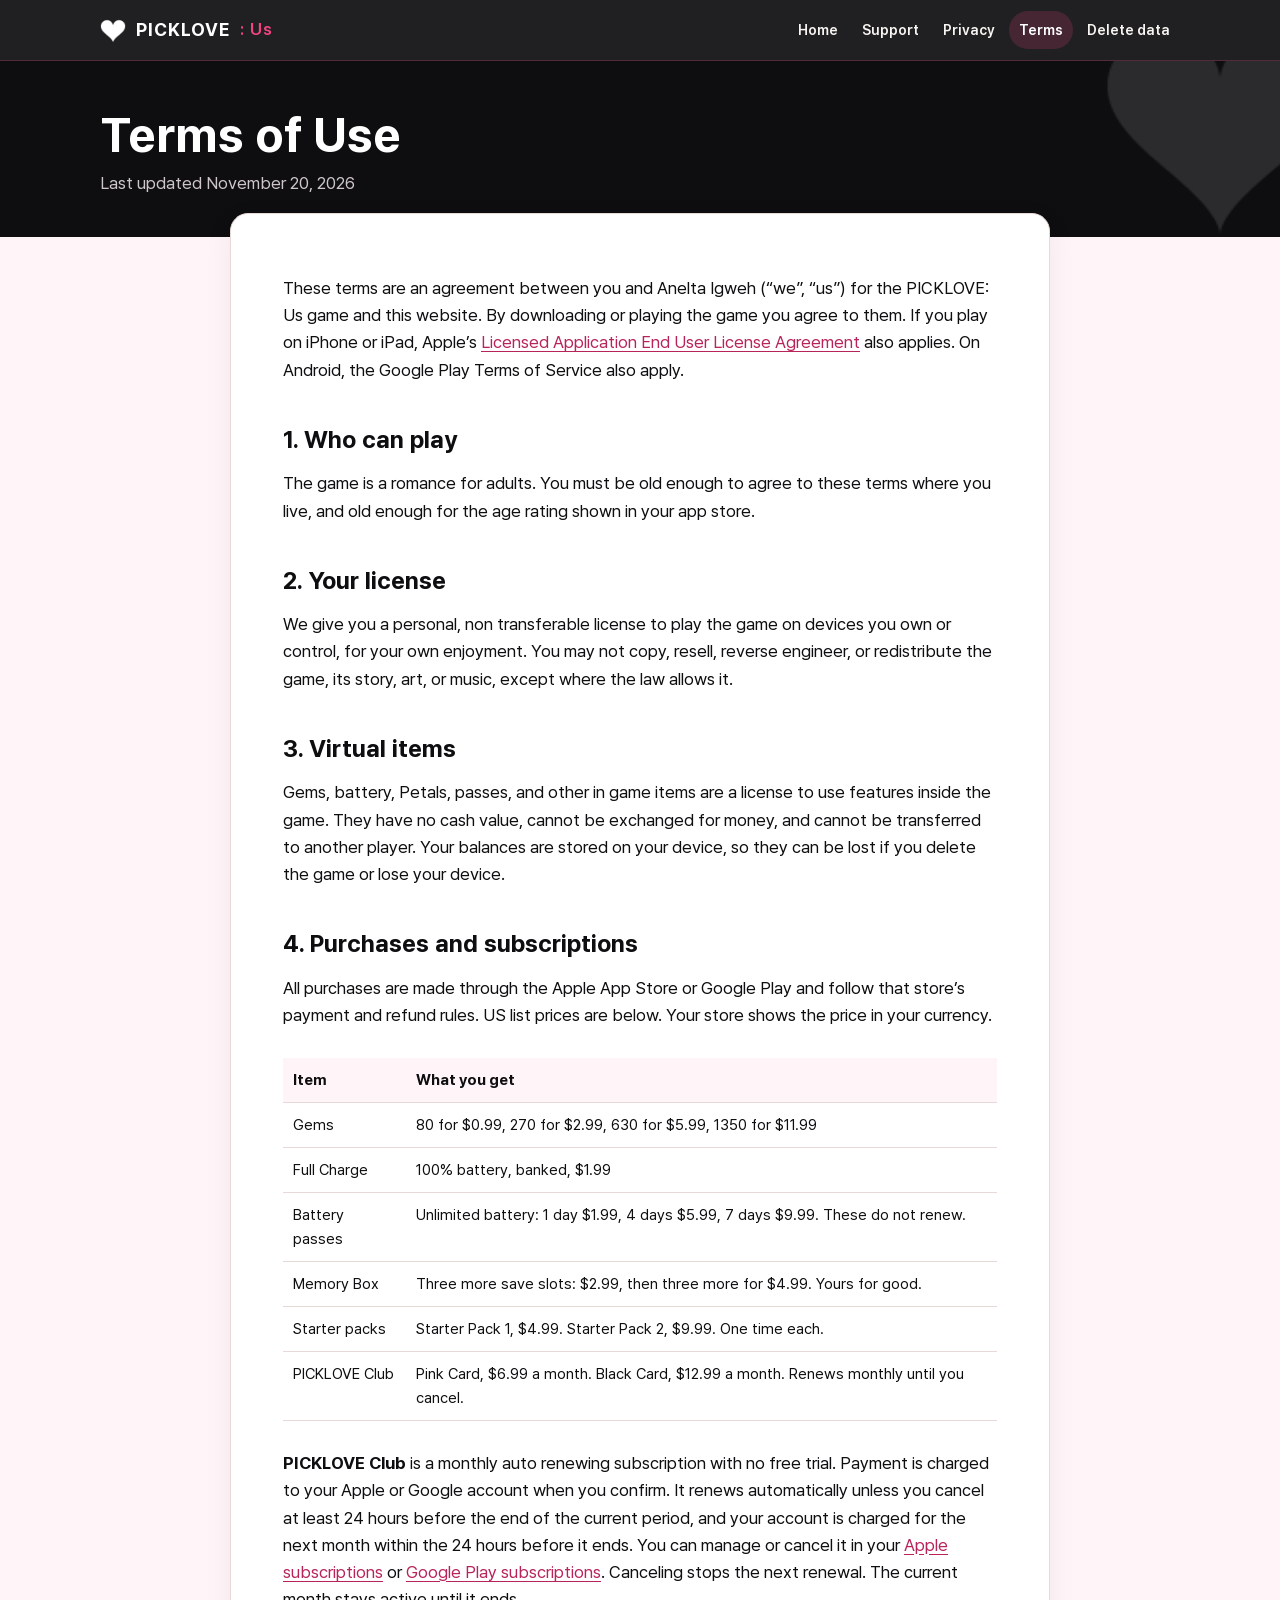
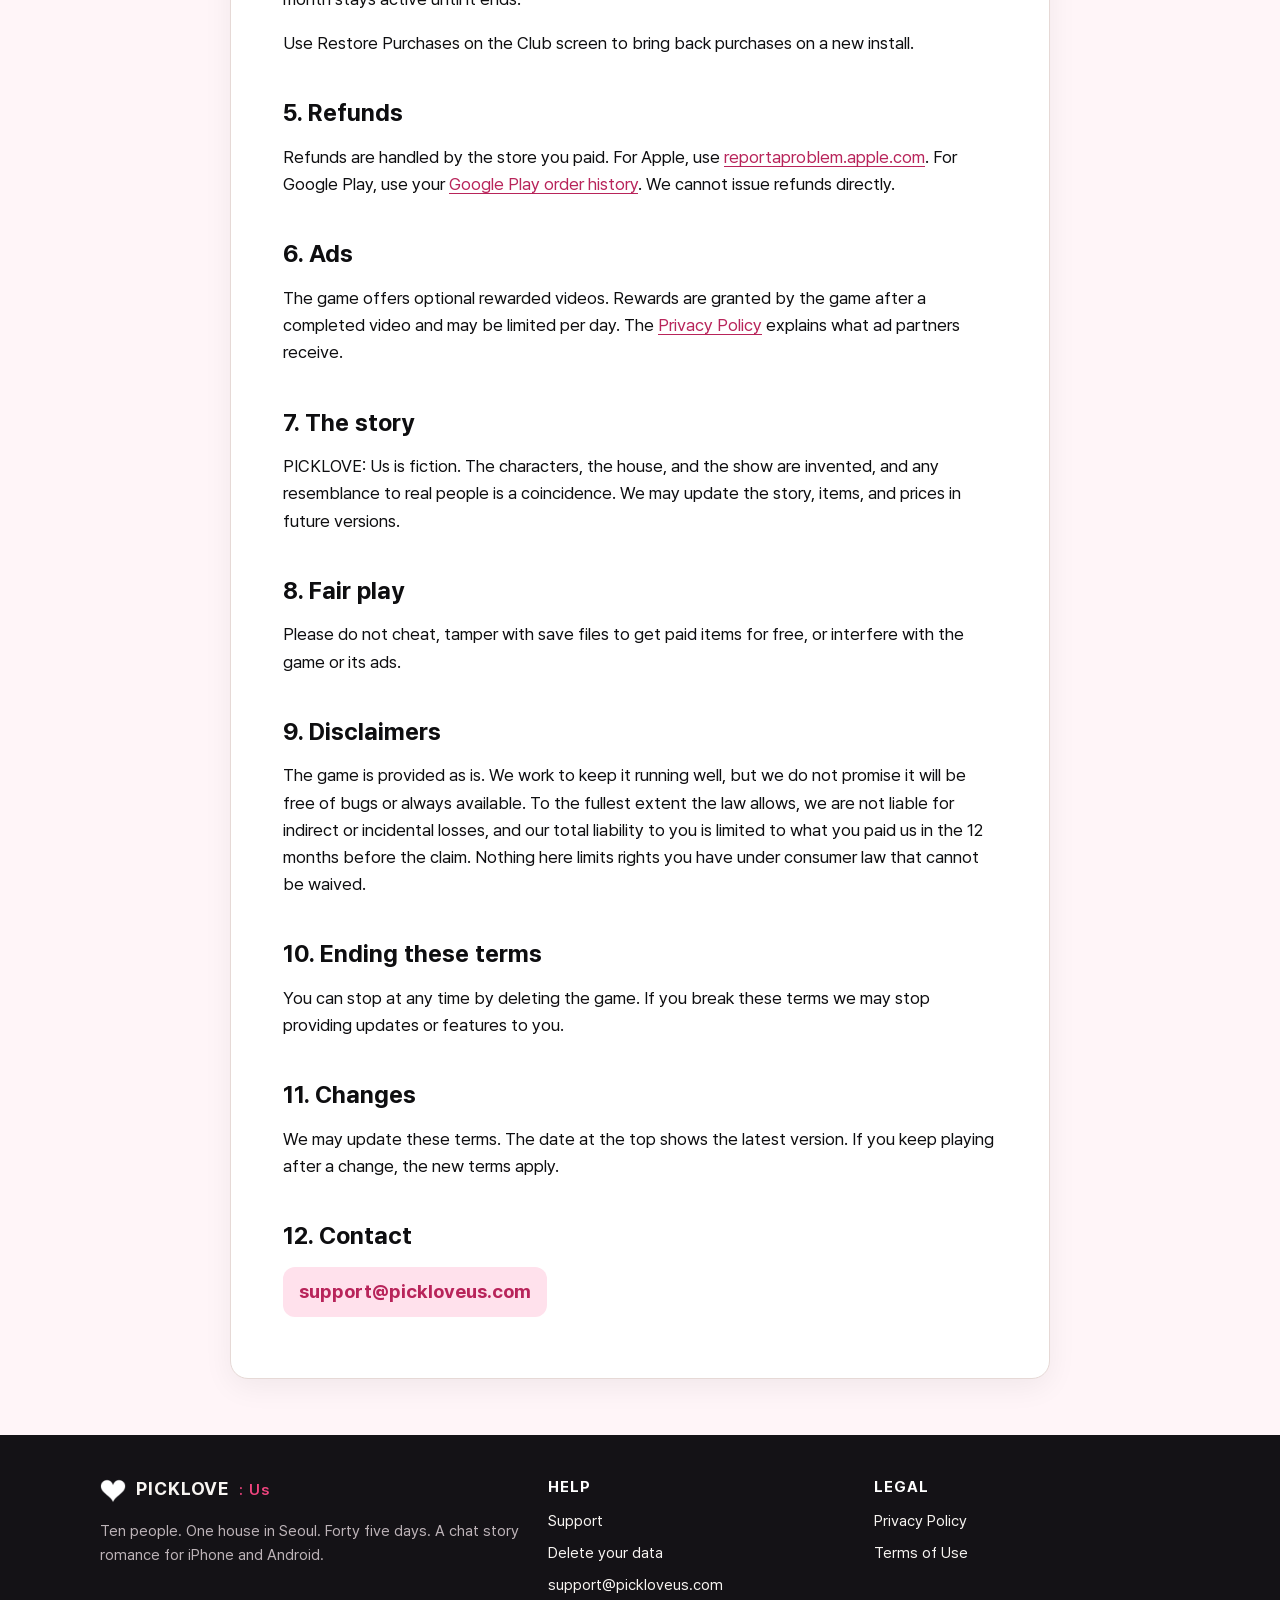
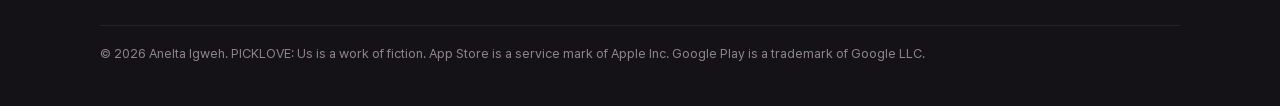
<file: terms/index.html>
<!DOCTYPE html>
<html lang="en">
<head>
<meta charset="utf-8">
<meta name="viewport" content="width=device-width, initial-scale=1, viewport-fit=cover">
<title>Terms of Use | PICKLOVE: Us</title>
<meta name="description" content="Terms of Use for the PICKLOVE: Us mobile game, including purchases and PICKLOVE Club subscriptions.">
<meta name="theme-color" content="#0E0E10">
<link rel="canonical" href="https://pickloveus.com/terms/">
<meta property="og:title" content="Terms of Use | PICKLOVE: Us">
<meta property="og:description" content="Terms of Use for the PICKLOVE: Us mobile game, including purchases and PICKLOVE Club subscriptions.">
<meta property="og:type" content="website">
<meta property="og:url" content="https://pickloveus.com/terms/">
<meta property="og:image" content="https://pickloveus.com/assets/img/og_card.jpg">
<meta name="twitter:card" content="summary_large_image">
<link rel="icon" type="image/png" href="../assets/img/favicon.png">
<link rel="apple-touch-icon" href="../assets/img/app_icon.png">
<link rel="stylesheet" href="../assets/css/site.css">
</head>
<body>
<a class="skip" href="#main">Skip to content</a>
<header class="site-head"><div class="wrap">
  <a class="brand" href="../"><img src="../assets/img/heart.png" alt=""><b>PICKLOVE</b><span>: Us</span></a>
  <button class="menu-btn" aria-label="Menu" aria-expanded="false" onclick="var n=document.getElementById('nav');n.classList.toggle('open');this.setAttribute('aria-expanded',n.classList.contains('open'))">&#9776;</button>
  <nav class="nav" id="nav" aria-label="Main"><a href="../">Home</a><a href="../support/">Support</a><a href="../privacy/">Privacy</a><a href="../terms/" aria-current="page">Terms</a><a href="../delete/">Delete data</a></nav>
</div></header>
<main id="main">
<div class="page-hero"><div class="wrap"><h1>Terms of Use</h1><p>Last updated November 20, 2026</p></div></div><div class="wrap"><article class="doc">
<p>These terms are an agreement between you and Anelta Igweh (&ldquo;we&rdquo;, &ldquo;us&rdquo;) for the PICKLOVE: Us game and this website. By downloading or playing the game you agree to them. If you play on iPhone or iPad, Apple&rsquo;s <a href="https://www.apple.com/legal/internet-services/itunes/dev/stdeula/" rel="noopener">Licensed Application End User License Agreement</a> also applies. On Android, the Google Play Terms of Service also apply.</p>

<h2>1. Who can play</h2>
<p>The game is a romance for adults. You must be old enough to agree to these terms where you live, and old enough for the age rating shown in your app store.</p>

<h2>2. Your license</h2>
<p>We give you a personal, non transferable license to play the game on devices you own or control, for your own enjoyment. You may not copy, resell, reverse engineer, or redistribute the game, its story, art, or music, except where the law allows it.</p>

<h2>3. Virtual items</h2>
<p>Gems, battery, Petals, passes, and other in game items are a license to use features inside the game. They have no cash value, cannot be exchanged for money, and cannot be transferred to another player. Your balances are stored on your device, so they can be lost if you delete the game or lose your device.</p>

<h2>4. Purchases and subscriptions</h2>
<p>All purchases are made through the Apple App Store or Google Play and follow that store&rsquo;s payment and refund rules. US list prices are below. Your store shows the price in your currency.</p>
<div class="table-scroll"><table><tr><th>Item</th><th>What you get</th></tr><tr><td>Gems</td><td>80 for $0.99, 270 for $2.99, 630 for $5.99, 1350 for $11.99</td></tr><tr><td>Full Charge</td><td>100% battery, banked, $1.99</td></tr><tr><td>Battery passes</td><td>Unlimited battery: 1 day $1.99, 4 days $5.99, 7 days $9.99. These do not renew.</td></tr><tr><td>Memory Box</td><td>Three more save slots: $2.99, then three more for $4.99. Yours for good.</td></tr><tr><td>Starter packs</td><td>Starter Pack 1, $4.99. Starter Pack 2, $9.99. One time each.</td></tr><tr><td>PICKLOVE Club</td><td>Pink Card, $6.99 a month. Black Card, $12.99 a month. Renews monthly until you cancel.</td></tr></table></div>
<p><b>PICKLOVE Club</b> is a monthly auto renewing subscription with no free trial. Payment is charged to your Apple or Google account when you confirm. It renews automatically unless you cancel at least 24 hours before the end of the current period, and your account is charged for the next month within the 24 hours before it ends. You can manage or cancel it in your <a href="https://apps.apple.com/account/subscriptions" rel="noopener">Apple subscriptions</a> or <a href="https://play.google.com/store/account/subscriptions" rel="noopener">Google Play subscriptions</a>. Canceling stops the next renewal. The current month stays active until it ends.</p>
<p>Use Restore Purchases on the Club screen to bring back purchases on a new install.</p>

<h2>5. Refunds</h2>
<p>Refunds are handled by the store you paid. For Apple, use <a href="https://reportaproblem.apple.com" rel="noopener">reportaproblem.apple.com</a>. For Google Play, use your <a href="https://play.google.com/store/account/orderhistory" rel="noopener">Google Play order history</a>. We cannot issue refunds directly.</p>

<h2>6. Ads</h2>
<p>The game offers optional rewarded videos. Rewards are granted by the game after a completed video and may be limited per day. The <a href="../privacy/">Privacy Policy</a> explains what ad partners receive.</p>

<h2>7. The story</h2>
<p>PICKLOVE: Us is fiction. The characters, the house, and the show are invented, and any resemblance to real people is a coincidence. We may update the story, items, and prices in future versions.</p>

<h2>8. Fair play</h2>
<p>Please do not cheat, tamper with save files to get paid items for free, or interfere with the game or its ads.</p>

<h2>9. Disclaimers</h2>
<p>The game is provided as is. We work to keep it running well, but we do not promise it will be free of bugs or always available. To the fullest extent the law allows, we are not liable for indirect or incidental losses, and our total liability to you is limited to what you paid us in the 12 months before the claim. Nothing here limits rights you have under consumer law that cannot be waived.</p>

<h2>10. Ending these terms</h2>
<p>You can stop at any time by deleting the game. If you break these terms we may stop providing updates or features to you.</p>

<h2>11. Changes</h2>
<p>We may update these terms. The date at the top shows the latest version. If you keep playing after a change, the new terms apply.</p>

<h2>12. Contact</h2>
<p><a class="mail" data-cfg-mail="SUPPORT_EMAIL" href="mailto:support@pickloveus.com">support@pickloveus.com</a></p>
</article></div>
</main>
<footer class="site-foot"><div class="wrap">
  <div class="cols">
    <div><a class="brand" href="../"><img src="../assets/img/heart.png" alt=""><b>PICKLOVE</b><span>: Us</span></a>
      <p>Ten people. One house in Seoul. Forty five days. A chat story romance for iPhone and Android.</p></div>
    <div><h4>Help</h4><ul><li><a href="../support/">Support</a></li><li><a href="../delete/">Delete your data</a></li><li><a class="" data-cfg-mail="SUPPORT_EMAIL" href="mailto:support@pickloveus.com">support@pickloveus.com</a></li></ul></div>
    <div><h4>Legal</h4><ul><li><a href="../privacy/">Privacy Policy</a></li><li><a href="../terms/">Terms of Use</a></li></ul></div>
  </div>
  <p class="fine">&copy; 2026 Anelta Igweh. PICKLOVE: Us is a work of fiction. App Store is a service mark of Apple Inc. Google Play is a trademark of Google LLC.</p>
</div></footer>
<script src="../assets/js/site-config.js"></script>
</body>
</html>
</file>
<file: assets/css/site.css>
/* PICKLOVE: Us site. Palette from Assets/Resources/Data/ThemePalette.asset */
@font-face{font-family:"Pretendard";src:url("../fonts/Pretendard-Regular.woff") format("woff");font-weight:400;font-display:swap}
@font-face{font-family:"Pretendard";src:url("../fonts/Pretendard-SemiBold.woff") format("woff");font-weight:600;font-display:swap}
@font-face{font-family:"Pretendard";src:url("../fonts/Pretendard-Bold.woff") format("woff");font-weight:700;font-display:swap}
:root{
  --hero:#F0457F; --hero-deep:#B8245A; --hero-soft:#FFE1EC; --accent:#D4869C; --accent-soft:#F4C7D0;
  --ink:#0E0E10; --ink-2:#141216; --ink-raised:#2B2730; --bg:#F8F5F2; --canvas:#FFF5F8; --surface:#FFFFFF;
  --text:#0E0E10; --text-2:#6A6568; --divider:#E6D9D6; --rose-gold:#C9A96E; --night:#1C2A4A;
  --radius:18px; --max:1120px;
  --font:"Pretendard",-apple-system,BlinkMacSystemFont,"Segoe UI",Roboto,"Apple SD Gothic Neo","Noto Sans KR",sans-serif;
}
*{box-sizing:border-box}
html{scroll-behavior:smooth}
body{margin:0;font-family:var(--font);color:var(--text);background:var(--canvas);line-height:1.6;font-size:17px;-webkit-font-smoothing:antialiased}
img{max-width:100%;height:auto;display:block}
a{color:var(--hero-deep);text-underline-offset:3px}
a:hover{color:var(--hero)}
.wrap{max-width:var(--max);margin:0 auto;padding:0 20px}
.skip{position:absolute;left:-999px}.skip:focus{left:12px;top:12px;background:#fff;padding:8px 12px;z-index:99}

/* header */
.site-head{position:sticky;top:0;z-index:20;background:rgba(14,14,16,.92);backdrop-filter:blur(10px);-webkit-backdrop-filter:blur(10px);border-bottom:1px solid rgba(240,69,127,.25)}
.site-head .wrap{display:flex;align-items:center;justify-content:space-between;height:60px}
.brand{display:flex;align-items:center;gap:10px;color:#fff;text-decoration:none;font-weight:700;letter-spacing:.06em}
.brand img{width:26px;height:26px}
.brand b{font-size:18px}.brand span{color:var(--hero);font-weight:600}
.nav{display:flex;gap:4px}
.nav a{color:#F8F5F2;text-decoration:none;font-size:14px;font-weight:600;padding:8px 10px;border-radius:999px}
.nav a:hover,.nav a[aria-current="page"]{background:rgba(240,69,127,.18);color:#fff}
.menu-btn{display:none}
@media (max-width:760px){
  .menu-btn{display:inline-flex;align-items:center;justify-content:center;width:42px;height:42px;border-radius:12px;border:1px solid rgba(255,255,255,.2);background:transparent;color:#fff;font-size:20px;cursor:pointer}
  .nav{display:none;position:absolute;top:60px;left:0;right:0;flex-direction:column;background:var(--ink);padding:10px 16px 16px;border-bottom:1px solid rgba(240,69,127,.3)}
  .nav.open{display:flex}
  .nav a{padding:12px 10px;font-size:16px}
}

/* hero */
.hero{position:relative;color:#fff;background:var(--ink);overflow:hidden}
.hero::before{content:"";position:absolute;inset:0;background:url("../img/hero_house.jpg") center 30%/cover no-repeat;opacity:.55}
.hero::after{content:"";position:absolute;inset:0;background:linear-gradient(180deg,rgba(14,14,16,.35) 0%,rgba(14,14,16,.55) 45%,rgba(14,14,16,.96) 100%)}
.hero .wrap{position:relative;z-index:1;padding-top:56px;padding-bottom:56px;display:grid;gap:36px}
.eyebrow{display:inline-block;font-size:13px;font-weight:700;letter-spacing:.14em;text-transform:uppercase;color:var(--accent-soft);background:rgba(240,69,127,.16);border:1px solid rgba(240,69,127,.45);border-radius:999px;padding:6px 12px}
.wordmark{margin:18px 0 6px;font-size:clamp(44px,11vw,92px);line-height:.95;font-weight:700;letter-spacing:.04em}
.wordmark em{font-style:normal;color:var(--hero)}
.tagline{font-size:clamp(22px,5vw,32px);font-weight:700;margin:12px 0 10px}
.pitch{color:#EDE6E9;max-width:34em;margin:0 0 26px}
.badges{display:flex;flex-wrap:wrap;gap:12px;align-items:center}
.badge{display:inline-flex;align-items:center;gap:10px;min-width:170px;height:54px;padding:0 18px;border-radius:12px;background:#000;color:#fff;text-decoration:none;border:1.5px solid rgba(255,255,255,.55);transition:transform .15s,border-color .15s}
.badge:hover{color:#fff;border-color:var(--hero);transform:translateY(-1px)}
.badge svg{width:24px;height:24px;flex:none;fill:#fff}
.badge small{display:block;font-size:11px;line-height:1;opacity:.85}
.badge strong{display:block;font-size:19px;line-height:1.15;font-weight:600}
.soon{font-size:14px;color:var(--accent-soft);margin-top:12px}
.cover{border-radius:22px;overflow:hidden;box-shadow:0 20px 60px rgba(240,69,127,.25),0 0 0 1px rgba(255,255,255,.08)}
@media (min-width:900px){.hero .wrap{grid-template-columns:1.05fr 1fr;align-items:center;padding-top:96px;padding-bottom:96px}}

/* sections */
section{padding:64px 0}
.sec-dark{background:var(--ink);color:#F8F5F2}
.sec-dark .lead{color:#CFC6CB}
.sec-soft{background:var(--hero-soft)}
h2{font-size:clamp(28px,6vw,42px);line-height:1.15;margin:0 0 12px;font-weight:700}
h2 .pink{color:var(--hero)}
.lead{color:var(--text-2);max-width:40em;margin:0 0 32px;font-size:18px}
.features{display:grid;gap:16px;grid-template-columns:1fr}
@media (min-width:640px){.features{grid-template-columns:1fr 1fr}}
@media (min-width:980px){.features{grid-template-columns:repeat(3,1fr)}}
.feature{background:var(--surface);border-radius:var(--radius);padding:22px;border:1px solid var(--divider)}
.feature .ico{width:44px;height:44px;border-radius:14px;background:var(--hero);color:#fff;display:grid;place-items:center;font-size:22px;margin-bottom:12px}
.feature h3{margin:0 0 6px;font-size:19px}
.feature p{margin:0;color:var(--text-2);font-size:16px}

/* cast */
.cast{display:grid;grid-template-columns:repeat(2,1fr);gap:14px}
@media (min-width:640px){.cast{grid-template-columns:repeat(3,1fr)}}
@media (min-width:980px){.cast{grid-template-columns:repeat(5,1fr)}}
.card{background:#fff;padding:8px 8px 12px;border-radius:6px;box-shadow:0 10px 24px rgba(184,36,90,.18);text-align:center;transform:rotate(var(--r,0deg));transition:transform .2s}
.card:hover{transform:rotate(0) translateY(-3px)}
.card img{aspect-ratio:3/4;object-fit:cover;width:100%;border-radius:3px;background:var(--hero-soft)}
.card figcaption{font-weight:700;margin-top:8px;color:var(--ink)}
.cast .card:nth-child(odd){--r:-1.5deg}.cast .card:nth-child(3n){--r:1.2deg}

/* screenshots */
.shots{display:flex;gap:16px;overflow-x:auto;scroll-snap-type:x mandatory;padding:6px 2px 18px;-webkit-overflow-scrolling:touch}
.shot{flex:0 0 auto;width:min(64vw,230px);scroll-snap-align:start;margin:0}
.shot img{border-radius:22px;border:6px solid #1d1a20;box-shadow:0 12px 36px rgba(0,0,0,.45)}
.shot figcaption{font-size:14px;color:#CFC6CB;margin-top:10px;text-align:center}

/* free */
.free{display:grid;gap:18px}
@media (min-width:880px){.free{grid-template-columns:1fr 1fr;align-items:center}}
.pill-list{list-style:none;padding:0;margin:0;display:grid;gap:10px}
.pill-list li{background:#fff;border-radius:14px;padding:14px 16px;border-left:5px solid var(--hero)}
.cta{display:inline-flex;align-items:center;gap:8px;background:var(--hero);color:#fff;text-decoration:none;font-weight:700;padding:14px 22px;border-radius:999px}
.cta:hover{background:var(--hero-deep);color:#fff}

/* doc pages */
.page-hero{background:var(--ink);color:#fff;padding:48px 0 40px;position:relative;overflow:hidden}
.page-hero::after{content:"";position:absolute;right:-60px;top:-60px;width:240px;height:240px;background:url("../img/heart.png") center/contain no-repeat;opacity:.12}
.page-hero h1{margin:0 0 8px;font-size:clamp(32px,7vw,48px);line-height:1.1}
.page-hero p{margin:0;color:#CFC6CB}
.doc{background:var(--surface);border-radius:var(--radius);padding:28px 22px;margin:-24px auto 56px;max-width:820px;position:relative;z-index:1;box-shadow:0 8px 30px rgba(14,14,16,.06);border:1px solid var(--divider)}
@media (min-width:700px){.doc{padding:44px 52px}}
.doc h2{font-size:24px;margin:36px 0 10px;padding-top:6px}
.doc h2:first-child{margin-top:0}
.doc h3{font-size:18px;margin:22px 0 6px}
.doc ul{padding-left:22px}.doc li{margin:6px 0}
.doc .summary{background:var(--hero-soft);border-radius:14px;padding:16px 18px;border-left:5px solid var(--hero)}
.doc table{width:100%;border-collapse:collapse;font-size:15px;margin:12px 0}
.doc th,.doc td{text-align:left;padding:10px;border-bottom:1px solid var(--divider);vertical-align:top}
.doc th{background:var(--canvas)}
.table-scroll{overflow-x:auto}
.toc{display:flex;flex-wrap:wrap;gap:8px;margin:0 0 24px;padding:0;list-style:none}
.toc a{display:inline-block;background:var(--canvas);border:1px solid var(--accent-soft);padding:6px 12px;border-radius:999px;font-size:14px;text-decoration:none}
.note{font-size:15px;color:var(--text-2)}
.steps{counter-reset:s;list-style:none;padding:0}
.steps li{counter-increment:s;position:relative;padding:4px 0 10px 46px}
.steps li::before{content:counter(s);position:absolute;left:0;top:2px;width:32px;height:32px;border-radius:50%;background:var(--hero);color:#fff;font-weight:700;display:grid;place-items:center;font-size:15px}
details{border:1px solid var(--divider);border-radius:14px;padding:14px 16px;margin:10px 0;background:#fff}
details summary{font-weight:700;cursor:pointer}
details[open] summary{margin-bottom:6px}
.mail{display:inline-block;font-weight:700;font-size:19px;background:var(--hero-soft);padding:10px 16px;border-radius:12px;text-decoration:none}

/* footer */
.site-foot{background:var(--ink-2);color:#BDB3B8;padding:40px 0 28px;font-size:15px}
.site-foot .cols{display:grid;gap:20px}
@media (min-width:760px){.site-foot .cols{grid-template-columns:1.4fr 1fr 1fr}}
.site-foot a{color:#F8F5F2;text-decoration:none}
.site-foot a:hover{color:var(--hero)}
.site-foot ul{list-style:none;padding:0;margin:0;display:grid;gap:8px}
.site-foot h4{color:#fff;margin:0 0 10px;font-size:15px;letter-spacing:.06em;text-transform:uppercase}
.fine{border-top:1px solid rgba(255,255,255,.08);margin-top:28px;padding-top:18px;font-size:13px;color:#8F858A}
.doc .toc{padding-left:0}
</file>
